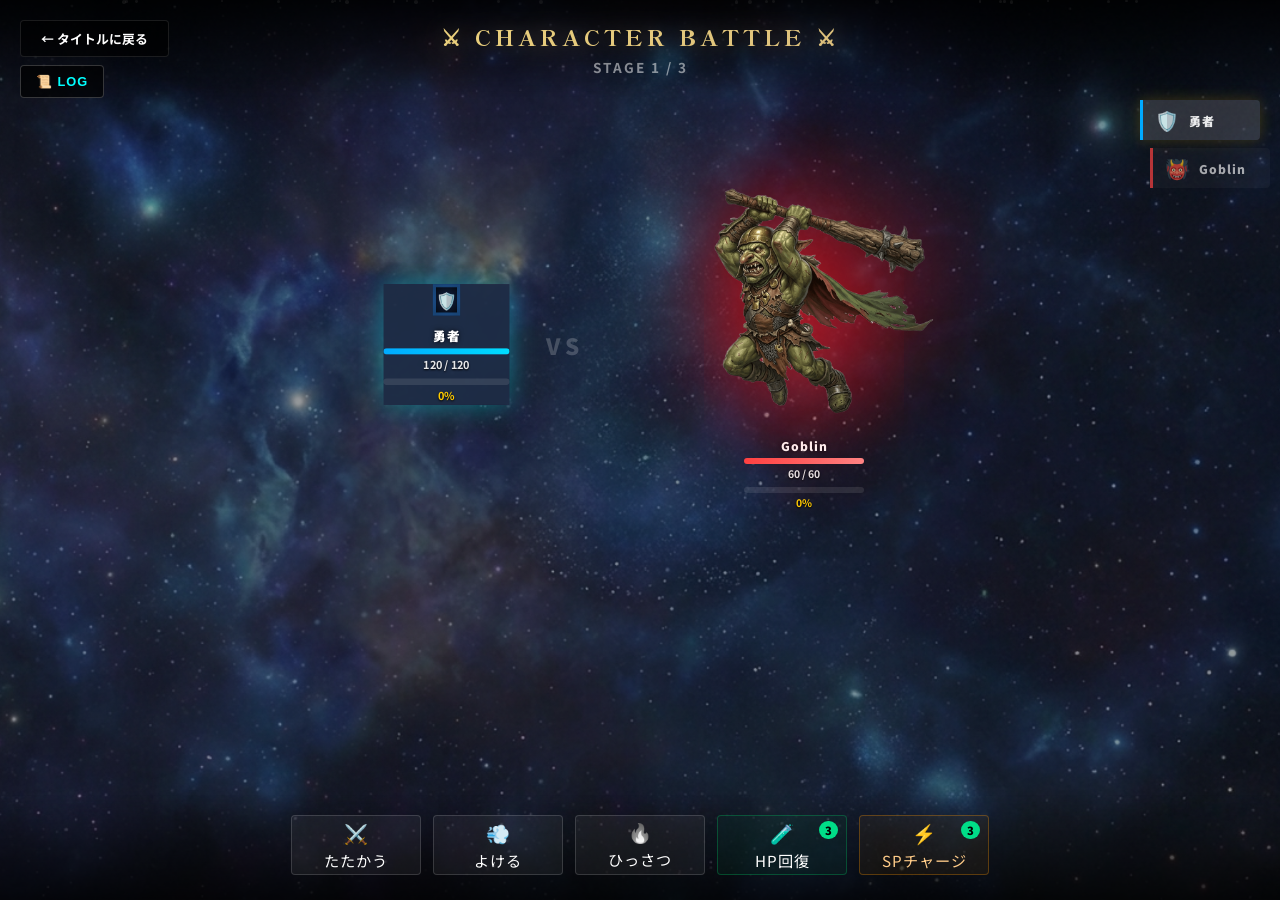
<file: game.html>
﻿<!DOCTYPE html>
<html lang="ja">

<head>
    <meta charset="UTF-8">
    <meta name="viewport" content="width=device-width, initial-scale=1.0">
    <title>RPGバトル - ガチャシミュレーター</title>
    <link
        href="https://fonts.googleapis.com/css2?family=Noto+Sans+JP:wght@400;700;900&family=Shippori+Mincho:wght@700;800&display=swap"
        rel="stylesheet">
    <link rel="stylesheet" href="game.css?v=2.0">
</head>

<body>
    <div class="bg-layer"></div>
    <div class="particles" id="particles"></div>
    <div id="battle-fx-layer"></div>
    <div class="damage-flash" id="damage-flash"></div>

    <!-- 行動順表示 -->
    <div class="turn-order-container" id="turn-order"></div>

    <a href="index.html" class="nav-back">← タイトルに戻る</a>
    <button class="log-btn" onclick="toggleLog()">📜 LOG</button>

    <!-- 直近ログ1行表示 -->
    <div class="latest-log" id="latest-log"></div>

    <div class="game-header">
        <div class="game-title">⚔ CHARACTER BATTLE ⚔</div>
        <div class="stage-info" id="stage-info">STAGE 1 / 3</div>
    </div>

    <div class="battle-area">
        <!-- 画面上部のボス専用HPバー -->
        <div id="boss-hp-container" class="boss-hp-fixed-container" style="display:none; top: 110px;">
            <div class="boss-name-top" id="boss-name-top">Cosmic King</div>
            <div class="boss-hp-bar-bg">
                <div id="boss-hp-bar-fill" class="boss-hp-bar-fill"></div>
            </div>
            <div class="boss-hp-text-top" id="boss-hp-text-top">0 / 0</div>
        </div>
        <!-- プレイヤー陣営 (左側) -->
        <div class="side-container player-side-container" id="player-party-container">
            <!-- JSでカードが生成されます -->
        </div>

        <div class="vs-badge">VS</div>

        <!-- 敵陣営 (右側) -->
        <div class="side-container enemy-side-container" id="enemy-party-container">
            <!-- JSでカードが生成されます -->
        </div>
    </div>

    <!-- コマンドエリア -->
    <div class="action-area-fixed">
        <div class="command-grid" id="command-buttons">
            <button class="command-btn" onclick="executeCommand('attack')">
                <span class="cmd-icon">⚔️</span>
                <span class="cmd-label">たたかう</span>
            </button>
            <button class="command-btn" onclick="executeCommand('evade')">
                <span class="cmd-icon">💨</span>
                <span class="cmd-label">よける</span>
            </button>
            <button class="command-btn special" id="btn-special" onclick="executeCommand('special')">
                <span class="cmd-icon">🔥</span>
                <span class="cmd-label">ひっさつ</span>
                <span class="sp-ready-glow"></span>
            </button>
            <button class="command-btn item" id="btn-item-hp" onclick="executeCommand('item-hp')">
                <span class="cmd-icon">🧪</span>
                <span class="cmd-label">HP回復</span>
                <span class="item-count" id="item-hp-count">3</span>
            </button>
            <button class="command-btn item-sp" id="btn-item-sp" onclick="executeCommand('item-sp')">
                <span class="cmd-icon">⚡</span>
                <span class="cmd-label">SPチャージ</span>
                <span class="item-count" id="item-sp-count">3</span>
            </button>
        </div>
    </div>

    <!-- ログ表示エリア (独立) -->
    <div class="battle-log-overlay" id="battle-log-overlay" onclick="toggleLog()">
        <div class="battle-log-content" id="battle-log" onclick="event.stopPropagation()">
            <!-- JSでログが追加されます -->
        </div>
    </div>

    <!-- オーバーレイ -->
    <div class="overlay" id="overlay">
        <div class="overlay-title" id="overlay-title"></div>
        <div class="overlay-sub" id="overlay-sub"></div>
        <button class="overlay-btn" id="overlay-btn" onclick="overlayAction()"></button>
    </div>

    <script>
        // === 設定・DB ===
        const CHAR_STATS = {
            5: { hp: 600, atk: 120, speed: 45, def: 40, crit: 0.20, color: '#ffcc00' },
            4: { hp: 100, atk: 15, speed: 15, def: 15, crit: 0.05, color: '#c724b1' },
            3: { hp: 50, atk: 5, speed: 5, def: 5, crit: 0.02, color: '#00a8ff' }
        };

        const ENEMY_TYPES = {
            weak: { name: 'Goblin', emoji: '💧', hp: 60, atk: 8, def: 2, speed: 2, desc: 'Goblin' },
            mid: { name: 'Golden Golem', emoji: '💂', hp: 500, atk: 60, def: 45, speed: 10, desc: 'Golden Golem' },
            boss: { name: 'Cosmic King', emoji: '🌎', hp: 1800, atk: 150, def: 60, speed: 30, desc: 'Cosmic King' },
            mid2: { name: 'ソード将軍', emoji: '⚔️', hp: 400, atk: 50, def: 30, speed: 15, desc: 'ソード将軍' }
        };

        const STAGES = [
            { enemies: ['weak'] },
            { enemies: ['mid'] },
            { enemies: ['boss', 'mid2', 'mid2'] }
        ];

        // === ゲーム状態 ===
        let currentStage = 0;
        let playerParty = [];
        let enemyParty = [];
        let turnQueue = [];
        let activeChar = null;
        let currentTarget = null;
        let isProcessing = false;
        let globalItems = { hp: 3, sp: 3 };

        // === 初期化 ===
        function init() {
            createParticles();
            setupPlayerParty();
            loadStage();
            updateItemDisplay();
        }

        function updateItemDisplay() {
            document.getElementById('item-hp-count').textContent = globalItems.hp;
            document.getElementById('item-sp-count').textContent = globalItems.sp;

            const btnHp = document.getElementById('btn-item-hp');
            const btnSp = document.getElementById('btn-item-sp');
            if (globalItems.hp <= 0) btnHp.classList.add('disabled');
            if (globalItems.sp <= 0) btnSp.classList.add('disabled');
        }

        function setupPlayerParty() {
            const PARTY_KEY = 'game_app_party';
            let savedParty = [];
            try {
                const raw = localStorage.getItem(PARTY_KEY);
                savedParty = raw ? JSON.parse(raw) : [];
                if (!Array.isArray(savedParty)) savedParty = [savedParty];
            } catch (e) { savedParty = []; }

            playerParty = savedParty.filter(d => d && typeof d === 'object').map((data, index) => {
                const stats = getCharStats(data);
                return {
                    id: `p${index}`,
                    side: 'player',
                    name: data.displayName || data.name || '冒険者',
                    icon: data.icon || '⚔️',
                    rarity: data.rarity || 3,
                    hp: stats.hp,
                    maxHp: stats.hp,
                    atk: stats.atk,
                    def: stats.def,
                    speed: stats.speed,
                    crit: stats.crit,
                    sp: 0,
                    img: data.img || "",
                    isEvading: false,
                    isExtraTurn: false
                };
            });

            if (playerParty.length === 0) {
                playerParty = [{
                    id: 'p0', side: 'player', name: '勇者', icon: '🛡️', rarity: 3,
                    hp: 120, maxHp: 120, atk: 12, def: 5, speed: 5, crit: 0.02, sp: 0, isEvading: false
                }];
            }
            renderParty('player');
        }

        function getCharStats(data) {
            const rarity = (data && data.rarity) ? data.rarity : 3;
            const stats = JSON.parse(JSON.stringify(CHAR_STATS[rarity] || CHAR_STATS[3]));
            const cname = (data && (data.displayName || data.name)) ? (data.displayName || data.name) : "";

            if (cname.includes('ドラゴン')) { stats.hp = 1000; stats.atk = 100; stats.def = 100; stats.speed = 15; stats.crit = 0.10; }
            else if (cname.includes('アルタイル')) { stats.hp = 300; stats.atk = 150; stats.def = 20; stats.speed = 75; stats.crit = 0.30; }
            else if (cname.includes('サム')) { stats.hp = 800; stats.atk = 180; stats.def = 50; stats.speed = 45; stats.crit = 0.20; }
            return stats;
        }

        function playBossIntro(onComplete) {
            const bossParty = enemyParty.find(e => e.name === 'Cosmic King');
            if (!bossParty) { onComplete(); return; }

            const bossCard = document.getElementById(`card-${bossParty.id}`);
            const bossAvatar = document.getElementById(`avatar-${bossParty.id}`);
            const fxLayer = document.getElementById('battle-fx-layer');

            // --- フェーズ1: シルエットで3歩歩いてくる (0〜3200ms) ---
            if (bossAvatar) bossAvatar.classList.add('boss-silhouette');
            if (bossCard)   bossCard.classList.add('boss-intro-walk');

            // 歩行アニメのキーフレームに合わせた足音ドスン
            [500, 1300, 2100].forEach(t => {
                setTimeout(() => {
                    document.body.classList.add('screen-quake-step');
                    setTimeout(() => document.body.classList.remove('screen-quake-step'), 450);
                }, t);
            });

            // --- フェーズ2 (3200ms): 停止して力を溜める (2000ms) ---
            setTimeout(() => {
                if (bossCard) bossCard.classList.remove('boss-intro-walk');
                if (bossAvatar) bossAvatar.classList.add('boss-charge');
            }, 3200);

            // --- フェーズ3 (5200ms): 貯め解放＋シルエット解除を同時に ---
            setTimeout(() => {
                if (bossAvatar) {
                    bossAvatar.classList.remove('boss-charge');
                    bossAvatar.classList.add('boss-reveal-aura');
                    bossAvatar.classList.add('boss-silhouette-reveal');
                    setTimeout(() => {
                        bossAvatar.classList.remove('boss-silhouette', 'boss-silhouette-reveal', 'boss-reveal-aura');
                    }, 1200);
                }

                // 青い粒子を大量に四方へ
                for (let i = 0; i < 60; i++) {
                    setTimeout(() => {
                        const p = document.createElement('div');
                        p.className = 'boss-aura-particle';
                        p.style.left = (20 + Math.random() * 60) + '%';
                        p.style.top  = (10 + Math.random() * 70) + '%';
                        const angle = Math.random() * Math.PI * 2;
                        const dist  = 80 + Math.random() * 180;
                        p.style.setProperty('--tx', Math.cos(angle) * dist + 'px');
                        p.style.setProperty('--ty', Math.sin(angle) * dist + 'px');
                        p.style.setProperty('--dur', (0.4 + Math.random() * 0.9) + 's');
                        p.style.width = p.style.height = (4 + Math.random() * 12) + 'px';
                        fxLayer.appendChild(p);
                        setTimeout(() => p.remove(), 1500);
                    }, i * 25);
                }

                // 衝撃波3連発（強め・画面震えも強く）
                for (let i = 0; i < 3; i++) {
                    setTimeout(() => {
                        const wave = document.createElement('div');
                        wave.className = 'boss-roar-wave';
                        fxLayer.appendChild(wave);
                        setTimeout(() => wave.remove(), 1200);
                        document.body.classList.add('screen-quake');
                        setTimeout(() => document.body.classList.remove('screen-quake'), 500);
                    }, i * 550);
                }

            }, 5200);

            // --- フェーズ4 (7500ms): バトル開始 ---
            setTimeout(() => {
                fxLayer.innerHTML = '';
                addLog(`<span style="color:#ff4444; font-weight:bold;">⚠ BOSS: Cosmic King が現れた！</span>`);
                // ボス名を表示
                const nameOverlay = document.getElementById('boss-name-overlay');
                if (nameOverlay) {
                    nameOverlay.style.transition = 'opacity 0.8s ease';
                    nameOverlay.style.opacity = '1';
                }
                onComplete();
            }, 7500);
        }

        function loadStage() {
            try {
                isProcessing = true; // 読み込み中は操作禁止
                stageTransitioning = false; // ステージ遷移フラグをリセット
                const stageData = STAGES[currentStage];

                // 最終ステージ（ボス戦）判定
                const enemyContainer = document.getElementById('enemy-party-container');
                if (currentStage === STAGES.length - 1) {
                    enemyContainer.classList.add('boss-layout');
                } else {
                    enemyContainer.classList.remove('boss-layout');
                }

                if (!stageData) {
                    addLog("全ステージクリア！");
                    checkWinLoss(); // 勝利画面へ
                    return;
                }

                enemyParty = stageData.enemies.map((type, index) => {
                    const base = ENEMY_TYPES[type];
                    return {
                        ...base,
                        id: `e${Date.now()}_${index}`, // IDを確実にユニークにする
                        side: 'enemy',
                        maxHp: base.hp,
                        hp: base.hp,
                        sp: 0,
                        isEvading: false,
                        statusEffects: []
                    };
                });

                document.getElementById('stage-info').textContent = `STAGE ${currentStage + 1} / ${STAGES.length}`;
                renderParty('enemy');

                // ターゲットを初期化（新しいステージの最初の敵を狙う）
                currentTarget = enemyParty.find(e => e.hp > 0) || null;
                updateTargetUI();

                addLog(`<span style="color:#ffff00; font-weight:bold;">STAGE ${currentStage + 1}: 敵が現れた！</span>`);

                // ステージ3はボス登場演出を挟む
                if (currentStage === STAGES.length - 1) {
                    playBossIntro(() => {
                        isProcessing = false;
                        startTurnCycle();
                    });
                } else {
                    setTimeout(() => {
                        isProcessing = false;
                        startTurnCycle();
                    }, 500);
                }
            } catch (e) {
                console.error("LoadStage Error:", e);
                isProcessing = false;
            }
        }

        function createParticles() {
            try {
                const container = document.getElementById('particles');
                if (!container) return;
                for (let i = 0; i < 30; i++) {
                    const p = document.createElement('div');
                    p.className = 'particle';
                    p.style.left = `${Math.random() * 100}%`;
                    p.style.animationDuration = `${5 + Math.random() * 10}s`;
                    p.style.width = p.style.height = `${2 + Math.random() * 2}px`;
                    container.appendChild(p);
                }
            } catch (e) { console.error("Particles failed", e); }
        }

        function renderParty(side) {
            const container = document.getElementById(side === 'player' ? 'player-party-container' : 'enemy-party-container');
            if (!container) return;
            container.innerHTML = '';
            const party = side === 'player' ? playerParty : enemyParty;

            party.forEach((char, index) => {
                const card = document.createElement('div');
                card.id = `card-${char.id}`;
                card.className = `char-card ${side}-side`;

                // 立ち絵表示判定
                const isTachie = (side === 'enemy' || char.rarity === 5);
                if (isTachie) card.classList.add('tachie-mode');

                // 特殊配置・サイズ設定
                if (char.name === 'Cosmic King') {
                    card.classList.add('boss-large');
                    card.style.zIndex = "1";
                }
                if (char.name === 'ソード将軍') {
                    card.classList.add('enemy-small');
                    card.style.zIndex = "10"; // 手前に表示
                }

                if (char.hp <= 0) card.classList.add('defeated');

                let avatarContent = char.icon || '❓';
                if (isTachie) {
                    const simpleName = char.name.replace(/【.+?】/, '').trim();
                    let fileName = simpleName;
                    if (char.name.includes('ドラゴン')) fileName = 'ホーリードラゴン';
                    avatarContent = `<img src="image/クエスト/${fileName}立ち絵.png" style="width:100%; height:100%; object-fit:contain;">`;
                } else if (char.img) {
                    avatarContent = `<img src="${char.img}" style="width:100%; height:100%; object-fit:contain;">`;
                }

                let avatarClass = `char-avatar ${side}-avatar`;
                if (char.name.includes('アルタイル')) avatarClass += ' avatar-altair';
                if (char.name.includes('サム')) avatarClass += ' avatar-sam';

                card.innerHTML = `
                    <div class="${avatarClass}" id="avatar-${char.id}">${avatarContent}</div>
                    <div class="status-minimal">
                        <div class="char-name-small">${char.name}</div>
                        <div class="hp-bar-container-mini">
                            <div class="hp-bar-fill-mini ${side}-hp" id="hp-bar-${char.id}" style="width:${(char.hp / char.maxHp) * 100}%"></div>
                        </div>
                        <div class="status-text-mini" id="hp-text-${char.id}">${char.hp} / ${char.maxHp}</div>
                        
                        <div class="sp-bar-container-mini">
                            <div class="sp-bar-fill-mini ${side}-sp" id="sp-bar-${char.id}" style="width:${char.sp}%"></div>
                        </div>
                        <div class="status-text-mini sp" id="sp-text-${char.id}">${char.sp}%</div>
                    </div>
                `;

                // innerHTML設定後にボス名オーバーレイを追加（最初は非表示）
                if (char.name === 'Cosmic King') {
                    const nameOverlay = document.createElement('div');
                    nameOverlay.className = 'boss-name-overlay';
                    nameOverlay.id = 'boss-name-overlay';
                    nameOverlay.textContent = char.name;
                    nameOverlay.style.opacity = '0';
                    card.appendChild(nameOverlay);
                }

                if (side === 'enemy' && char.hp > 0) {
                    card.onclick = () => {
                        currentTarget = char;
                        updateTargetUI();
                    };
                }

                container.appendChild(card);
            });
        }

        function updateStatusAll() {
            [...playerParty, ...enemyParty].forEach(char => {
                const hpBar = document.getElementById(`hp-bar-${char.id}`);
                const spBar = document.getElementById(`sp-bar-${char.id}`);
                if (hpBar) hpBar.style.width = `${(char.hp / char.maxHp) * 100}%`;
                if (spBar) spBar.style.width = `${char.sp}%`;

                const card = document.getElementById(`card-${char.id}`);
                if (char.hp <= 0 && card) {
                    card.classList.add('defeated');
                    card.style.opacity = '0';
                    card.style.pointerEvents = 'none';
                }
            });

            // ボスHPバーの更新
            const boss = enemyParty.find(e => e.name === 'Cosmic King');
            const bossContainer = document.getElementById('boss-hp-container');
            if (boss && boss.hp > 0) {
                bossContainer.style.display = 'block';
                document.getElementById('boss-hp-bar-fill').style.width = `${(boss.hp / boss.maxHp) * 100}%`;
                document.getElementById('boss-hp-text-top').textContent = `${boss.hp} / ${boss.maxHp}`;
            } else {
                bossContainer.style.display = 'none';
            }
        }

        function updateTargetUI() {
            document.querySelectorAll('.enemy-side').forEach(c => c.classList.remove('targeted'));
            if (currentTarget && currentTarget.hp > 0) {
                document.getElementById(`card-${currentTarget.id}`)?.classList.add('targeted');
            } else {
                currentTarget = enemyParty.find(e => e.hp > 0) || null;
                if (currentTarget) document.getElementById(`card-${currentTarget.id}`)?.classList.add('targeted');
            }
        }

        // --- ターン制御 ---
        async function startTurnCycle() {
            if (isProcessing || stageTransitioning) return;
            activeChar = null; // 新しいサイクルのために現在行動者をリセット

            // 速度順に全キャラを並べる
            const allChars = [...playerParty, ...enemyParty].filter(c => c.hp > 0);
            allChars.sort((a, b) => b.speed - a.speed);
            turnQueue = allChars;
            updateTurnOrderUI();

            nextTurn();
        }

        async function nextTurn() {
            // 遷移中または勝敗確定なら止める
            if (stageTransitioning) return;
            if (enemyParty.every(e => e.hp <= 0) || playerParty.every(p => p.hp <= 0)) {
                checkWinLoss();
                return;
            }

            if (turnQueue.length === 0) {
                isProcessing = false;
                startTurnCycle();
                return;
            }

            activeChar = turnQueue.shift();
            if (activeChar.hp <= 0) { nextTurn(); return; }

            // --- 状態異常ダメージ処理 (やけどなど) ---
            if (activeChar.statusEffects && activeChar.statusEffects.includes('burn')) {
                const dot = Math.floor(activeChar.maxHp * 0.1);
                activeChar.hp = Math.max(0, activeChar.hp - dot);
                addLog(`<span style="color:#ff6600;">BURN! ${activeChar.name}は「やけど」で ${dot} のダメージ！</span>`);
                showDamageEffect(activeChar.id, dot);
                updateStatusAll();
                await wait(600);
                if (checkWinLoss()) return;
            }

            updateTurnOrderUI();

            // アクティブキャラを強調
            document.querySelectorAll('.char-card').forEach(c => c.classList.remove('active-turn'));
            document.getElementById(`card-${activeChar.id}`)?.classList.add('active-turn');

            if (activeChar.side === 'player') {
                isProcessing = false;
                disableCommands(false);
                updateCommandUI();
                addLog(`<b>${activeChar.name}</b>の番です。`);
            } else {
                disableCommands(true);
                await wait(800);
                enemyAction(activeChar);
            }
        }

        function updateTurnOrderUI() {
            const container = document.getElementById('turn-order');
            container.innerHTML = '';

            // 現在の行動者と、次に控えているキャラを結合して表示
            const displayQueue = activeChar ? [activeChar, ...turnQueue] : turnQueue;

            displayQueue.slice(0, 5).forEach((char, i) => {
                const item = document.createElement('div');
                item.className = 'turn-order-item' + (i === 0 ? ' active' : '');
                item.innerHTML = `<span class="turn-icon">${char.icon || '👹'}</span><span class="turn-name">${char.name}</span>`;
                container.appendChild(item);
            });
        }

        // --- アクション ---
        async function performAttackAnimation(attacker, target) {
            const attackerEl = document.getElementById(`card-${attacker.id}`);
            const targetEl = document.getElementById(`card-${target.id}`);
            if (!attackerEl || !targetEl) return;

            const name = attacker.name;
            const attackerRect = attackerEl.getBoundingClientRect();
            const targetRect = targetEl.getBoundingClientRect();

            if (name.includes('アルタイル')) {
                // アルタイル攻撃.png が敵に飛んでいき敵が炎に包まれる
                // 手の位置から出すため、少し上(centerY - 80px)から発射
                await shootProjectile('image/クエスト/アルタイル攻撃.png', attackerRect, targetRect, -20);
                targetEl.classList.add('fire-hit');
                setTimeout(() => targetEl.classList.remove('fire-hit'), 800);
                await wait(400);
            }
            else if (name.includes('サム')) {
                attackerEl.classList.add('acting-priority');
                // サムが敵へ飛んでいきぶつかった瞬間に「サム攻撃.png」が発生
                const deltaX = targetRect.left - attackerRect.left;
                const deltaY = targetRect.top - attackerRect.top;
                attackerEl.classList.add('dash-anim');
                attackerEl.style.transform = `translate(${deltaX}px, ${deltaY}px)`;
                await wait(300);
                showImpactEffect(targetEl, 'image/クエスト/サム攻撃.png');
                attackerEl.style.transform = '';
                await wait(200);
                attackerEl.classList.remove('dash-anim');
                attackerEl.classList.remove('acting-priority');
            }
            else if (name.includes('ドラゴン')) {
                // 「ホーリードラゴン攻撃.png」を敵に飛ばす
                await shootProjectile('image/クエスト/ホーリードラゴン攻撃.png', attackerRect, targetRect);
            }
            else {
                // 通常攻撃
                attackerEl.style.transform = attacker.side === 'player' ? 'translateX(30px)' : 'translateX(-30px)';
                await wait(150);
                attackerEl.style.transform = '';
                await wait(100);
            }
        }

        async function shootProjectile(src, fromRect, toRect, offsetY = 0) {
            const img = document.createElement('img');
            img.src = src;
            img.className = 'projectile';
            img.style.left = `${fromRect.left + fromRect.width / 2}px`;
            img.style.top = `${fromRect.top + fromRect.height / 2 + offsetY}px`;
            document.body.appendChild(img);

            await wait(50);
            img.style.left = `${toRect.left + toRect.width / 2}px`;
            img.style.top = `${toRect.top + toRect.height / 2}px`;
            img.style.transform = 'translate(-50%, -50%) scale(1.5) rotate(720deg)';

            await wait(500);
            img.remove();
        }

        function showImpactEffect(parentEl, src) {
            const img = document.createElement('img');
            img.src = src;
            img.className = 'impact-effect';
            parentEl.appendChild(img);
            setTimeout(() => img.remove(), 600);
        }

        async function executeCommand(type) {
            if (isProcessing || !activeChar || activeChar.side !== 'player') return;

            // 必殺技のSP不足チェックを厳格化
            if (type === 'special' && activeChar.sp < 100) {
                addLog(`<span style="color:#ff8888;">SPが足りません！</span>`);
                return;
            }

            isProcessing = true;
            disableCommands(true);
            try {

                let logMsg = "";
                let damage = 0;

                if (type === 'attack') {
                    // アニメーション再生
                    await performAttackAnimation(activeChar, currentTarget);

                    damage = calculateDamage(activeChar.atk, activeChar.crit, currentTarget.def);
                    logMsg = `${activeChar.name}の攻撃！ ${currentTarget.name}に ${damage}のダメージ！`;
                    applyDamage(currentTarget, damage);
                    activeChar.sp = Math.min(100, activeChar.sp + 20);
                    showDamageEffect(currentTarget.id, damage);

                    if (logMsg) addLog(logMsg);
                    updateStatusAll();
                    await wait(400);
                    if (checkWinLoss()) return;
                    logMsg = "";
                }
                else if (type === 'evade') {
                    activeChar.isEvading = true;
                    logMsg = `${activeChar.name}は身構えた！`;
                    activeChar.sp = Math.min(100, activeChar.sp + 10);
                }
                else if (type === 'special') {
                    const name = activeChar.name;
                    const fxLayer = document.getElementById('battle-fx-layer');

                    // --- カットイン演出 ---
                    const cutinOverlay = document.createElement('div');
                    cutinOverlay.className = 'ultimate-cutin-overlay';
                    const cutinImg = document.createElement('img');
                    cutinImg.className = 'ultimate-cutin-img';
                    let specialImg = activeChar.img || "";
                    if (name.includes('サム'))       specialImg = 'image/ガチャ/「【星の狩人】サム2」星5.png';
                    else if (name.includes('アルタイル')) specialImg = 'image/ガチャ/「【銀河の妖狐】アルタイル2」.png';
                    cutinImg.src = specialImg;
                    const flash = document.createElement('div');
                    flash.className = 'ultimate-bg-flash';
                    cutinOverlay.appendChild(flash);
                    cutinOverlay.appendChild(cutinImg);
                    document.body.appendChild(cutinOverlay);
                    await wait(1800); // カットイン表示
                    cutinOverlay.remove();
                    fxLayer.innerHTML = '';
                    fxLayer.className = '';

                    // ===== アルタイル =====
                    if (name.includes('アルタイル')) {
                        logMsg = `究極奥義！【恒星の獄炎】！ 敵全体を永劫の炎が焼き尽くす！`;
                        addLog(logMsg); logMsg = "";

                        // アルタイル攻撃.pngを敵全体に大量に飛ばす
                        const aliveEnemies = enemyParty.filter(e => e.hp > 0);
                        const projectileCount = aliveEnemies.length * 5;
                        const attackerEl2 = document.getElementById(`card-${activeChar.id}`);
                        const fromRect = attackerEl2?.getBoundingClientRect();
                        for (let i = 0; i < projectileCount; i++) {
                            await wait(120);
                            const target = aliveEnemies[i % aliveEnemies.length];
                            const toEl = document.getElementById(`card-${target.id}`);
                            if (!fromRect || !toEl) continue;
                            const toRect = toEl.getBoundingClientRect();
                            const proj = document.createElement('img');
                            proj.src = 'image/クエスト/アルタイル攻撃.png';
                            proj.className = 'projectile';
                            proj.style.left = `${fromRect.left + fromRect.width / 2}px`;
                            proj.style.top  = `${fromRect.top  + fromRect.height / 2 - 20}px`;
                            document.body.appendChild(proj);
                            setTimeout(() => {
                                proj.style.left = `${toRect.left + toRect.width / 2}px`;
                                proj.style.top  = `${toRect.top  + toRect.height / 2}px`;
                                proj.style.transform = 'translate(-50%,-50%) scale(1.5) rotate(720deg)';
                            }, 50);
                            setTimeout(() => proj.remove(), 600);
                        }
                        await wait(400);

                        // 敵全体を赤く燃え上がらせる
                        aliveEnemies.forEach(e => {
                            const el = document.getElementById(`card-${e.id}`);
                            if (el) { el.classList.add('fire-hit-ultimate'); setTimeout(() => el.classList.remove('fire-hit-ultimate'), 1200); }
                        });
                        await wait(800);

                        // ダメージ
                        aliveEnemies.forEach(e => {
                            if (!e.statusEffects) e.statusEffects = [];
                            if (!e.statusEffects.includes('burn')) e.statusEffects.push('burn');
                            const dmg = Math.floor(activeChar.atk * 0.5);
                            applyDamage(e, dmg);
                            showDamageEffect(e.id, dmg, true);
                        });

                    // ===== サム =====
                    } else if (name.includes('サム')) {
                        logMsg = `究極奥義！【神域の矢】！ ${activeChar.name}が敵を殲滅する！`;
                        addLog(logMsg); logMsg = "";

                        const samEl = document.getElementById(`avatar-${activeChar.id}`);
                        const samCard = document.getElementById(`card-${activeChar.id}`);
                        const enemyContainer = document.getElementById('enemy-party-container');
                        const eRect = enemyContainer?.getBoundingClientRect();
                        const samRect = samCard?.getBoundingClientRect();

                        // --- 1. サム本体が空へ高速上昇して消える ---
                        if (samEl) {
                            samEl.style.transition = 'transform 0.35s ease-in, opacity 0.35s ease-in';
                            samEl.style.transform = 'translateY(-200vh) scale(0.1)';
                            samEl.style.opacity = '0';
                        }
                        await wait(400);

                        // --- 2. 画面上部にサムのクローンを生成して敵へ超高速落下 ---
                        const samClone = document.createElement('img');
                        // サムの画像を取得
                        const samImgEl = samEl?.querySelector('img');
                        samClone.src = samImgEl?.src || 'image/ガチャ/「【星の狩人】サム2」星5.png';
                        samClone.className = 'sam-dive-clone';
                        const targetX = eRect ? eRect.left + eRect.width / 2 : window.innerWidth * 0.7;
                        samClone.style.left = targetX + 'px';
                        samClone.style.top = '-200px';
                        // 黄金炎オーラ
                        samClone.style.filter = 'drop-shadow(0 0 20px #ffd700) drop-shadow(0 0 40px #ff6600) brightness(1.8)';
                        document.body.appendChild(samClone);

                        // 少し待ってから超高速で落下
                        await wait(150);
                        const fallDist = (eRect ? eRect.top + eRect.height / 2 : window.innerHeight * 0.5) + 200;
                        samClone.style.transition = 'transform 0.18s cubic-bezier(0.8, 0, 1, 1), filter 0.18s';
                        samClone.style.transform = `translateY(${fallDist}px) scale(2.5)`;
                        samClone.style.filter = 'drop-shadow(0 0 60px #fff) drop-shadow(0 0 100px #ffd700) brightness(5)';
                        await wait(200);
                        samClone.remove();

                        // --- 3. 着弾：画面を覆う大爆発 ---
                        // 白フラッシュ
                        const bigFlash = document.createElement('div');
                        bigFlash.className = 'sam-big-flash';
                        document.body.appendChild(bigFlash);

                        // 爆発コア（複数層）
                        for (let i = 0; i < 4; i++) {
                            const exp = document.createElement('div');
                            exp.className = 'sam-explosion-core';
                            exp.style.left = `${targetX + (Math.random()-0.5)*80}px`;
                            exp.style.top  = `${(eRect?.top ?? window.innerHeight*0.5) + eRect?.height/2 + (Math.random()-0.5)*60}px`;
                            exp.style.animationDelay = `${i * 80}ms`;
                            exp.style.setProperty('--exp-color', i % 2 === 0 ? '#ffd700' : '#ff4400');
                            document.body.appendChild(exp);
                            setTimeout(() => exp.remove(), 1200);
                        }

                        // 衝撃波リング
                        for (let i = 0; i < 3; i++) {
                            setTimeout(() => {
                                const ring = document.createElement('div');
                                ring.className = 'sam-shockwave-ring';
                                ring.style.left = targetX + 'px';
                                ring.style.top  = `${(eRect?.top ?? window.innerHeight*0.5) + (eRect?.height ?? 100)/2}px`;
                                document.body.appendChild(ring);
                                setTimeout(() => ring.remove(), 800);
                            }, i * 150);
                        }

                        // 画面震え（強烈）
                        document.body.classList.add('screen-quake');
                        setTimeout(() => {
                            document.body.classList.remove('screen-quake');
                            document.body.classList.add('screen-quake');
                            setTimeout(() => document.body.classList.remove('screen-quake'), 500);
                        }, 300);

                        await wait(1200);
                        bigFlash.remove();

                        // サムを元に戻す
                        if (samEl) {
                            samEl.style.transition = 'none';
                            samEl.style.transform = '';
                            samEl.style.opacity = '1';
                        }

                        // ダメージ
                        enemyParty.filter(e => e.hp > 0).forEach(e => {
                            applyDamage(e, e.maxHp);
                            showDamageEffect(e.id, e.maxHp, true);
                        });

                    // ===== ホーリードラゴン =====
                    } else if (name.includes('ドラゴン')) {
                        logMsg = `究極奥義！【聖竜の息吹】！ 隕石が降り注ぐ！`;
                        addLog(logMsg); logMsg = "";

                        const aliveE = enemyParty.filter(e => e.hp > 0);
                        // 隕石を敵に向かって順番に落とす
                        for (let i = 0; i < 12; i++) {
                            await wait(180);
                            const target = aliveE[i % aliveE.length];
                            const toEl = document.getElementById(`card-${target.id}`);
                            if (!toEl) continue;
                            const toR = toEl.getBoundingClientRect();
                            const meteor = document.createElement('img');
                            meteor.src = `image/ガチャ/隕石${i % 2 === 0 ? '' : '2'}.png`;
                            meteor.className = 'meteor-fall';
                            const startX = toR.left + toR.width / 2 + (Math.random() - 0.5) * 120;
                            const startY = -120;
                            const fallDist = toR.top + toR.height / 2 - startY;
                            meteor.style.left = startX + 'px';
                            meteor.style.top  = startY + 'px';
                            meteor.style.setProperty('--fall-y', fallDist + 'px');
                            document.body.appendChild(meteor);
                            // 着弾時に炎エフェクト
                            setTimeout(() => {
                                toEl.classList.add('fire-hit');
                                setTimeout(() => toEl.classList.remove('fire-hit'), 500);
                                meteor.remove();
                            }, 500);
                        }
                        await wait(600);

                        // ショックウェーブ
                        const shockwave = document.createElement('div');
                        shockwave.className = 'dragon-shockwave';
                        fxLayer.appendChild(shockwave);
                        document.body.classList.add('screen-quake');
                        setTimeout(() => document.body.classList.remove('screen-quake'), 600);
                        await wait(800);

                        // ダメージ
                        aliveE.forEach(e => {
                            const dmg = Math.floor(e.maxHp * 0.5);
                            applyDamage(e, dmg);
                            showDamageEffect(e.id, dmg, true);
                        });

                    // ===== その他 =====
                    } else {
                        damage = calculateDamage(activeChar.atk * 3.0, 1.0, currentTarget.def);
                        logMsg = `必殺技！ ${activeChar.name}の極大攻撃！ ${currentTarget.name}に ${damage}のダメージ！`;
                        applyDamage(currentTarget, damage);
                        showDamageEffect(currentTarget.id, damage, true);
                    }

                    await wait(600);
                    fxLayer.innerHTML = '';
                    fxLayer.className = '';
                    activeChar.sp = 0;
                    logMsg = "";
                }
                else if (type.startsWith('item')) {
                    const itemType = type === 'item-hp' ? 'hp' : 'sp';
                    if (globalItems[itemType] <= 0) {
                        addLog("<span style='color:#ff8888;'>アイテムが足りません！</span>");
                        isProcessing = false;
                        disableCommands(false);
                        return;
                    }

                    if (type === 'item-hp') {
                        const heal = Math.floor(activeChar.maxHp * 0.5);
                        const hpBefore = activeChar.hp;
                        activeChar.hp = Math.min(activeChar.maxHp, activeChar.hp + heal);
                        const actualHeal = activeChar.hp - hpBefore;
                        logMsg = `回復薬を使用！ ${activeChar.name}のHPが回復！`;
                        globalItems.hp--;
                        showHealEffect(activeChar.id, actualHeal);
                    } else {
                        activeChar.sp = Math.min(100, activeChar.sp + 40);
                        logMsg = `SPチャージを使用！ ${activeChar.name}のSPが増加！`;
                        globalItems.sp--;
                    }
                    updateItemDisplay();
                }

                if (logMsg) addLog(logMsg);
                updateStatusAll();

                // 敵全滅チェック：即座に次のステージへ
                if (enemyParty.every(e => e.hp <= 0)) {
                    isProcessing = true;
                    checkWinLoss();
                    return;
                }

                await wait(600);

                // wait後も再チェック（やけどなどで遅延全滅した場合）
                if (enemyParty.every(e => e.hp <= 0)) {
                    isProcessing = true;
                    checkWinLoss();
                    return;
                }

                // 追加行動判定（敵が残っている場合のみ）
                if (activeChar.speed >= 30 && Math.random() < 0.20 && !activeChar.isExtraTurn) {
                    addLog(`<span style="color:#00ffff; font-weight:900;">SPEED BOOSTER! ${activeChar.name}の連続行動！</span>`);
                    // キャラの頭上にBOOST!!表示
                    const avatar = document.getElementById(`avatar-${activeChar.id}`);
                    if (avatar) {
                        const boost = document.createElement('div');
                        boost.className = 'boost-label';
                        boost.textContent = 'BOOST!!';
                        avatar.appendChild(boost);
                        setTimeout(() => boost.remove(), 1200);
                    }
                    activeChar.isExtraTurn = true;
                    isProcessing = false;
                    disableCommands(false);
                    return;
                }
                activeChar.isExtraTurn = false;
                nextTurn();
            } catch (err) {
                console.error("Command Error:", err);
                isProcessing = false;
                disableCommands(false);
            }
        }

        async function enemyAction(enemy) {
            // ランダムな味方を狙う
            const alivePlayers = playerParty.filter(p => p.hp > 0);
            if (alivePlayers.length === 0) return;
            const target = alivePlayers[Math.floor(Math.random() * alivePlayers.length)];

            addLog(`${enemy.name}の攻撃！`);

            // 敵が揺れる演出
            const enemyCard = document.getElementById(`card-${enemy.id}`);
            if (enemyCard) {
                enemyCard.classList.add('enemy-attack-shake');
                setTimeout(() => enemyCard.classList.remove('enemy-attack-shake'), 600);
            }

            await wait(500);

            const evadeRate = target.speed >= 30 ? 0.70 : 0.50;
            if (target.isEvading && Math.random() < evadeRate) {
                addLog(`<span style="color:#00ffcc;">MISS! ${target.name}は回避した！</span>`);
                showMissEffect(target.id);
                target.isEvading = false;
                if (target.speed >= 30 && Math.random() < 0.30) {
                    addLog(`<span style="color:#00ffff;">COUNTER! 追加行動！</span>`);
                    turnQueue.unshift(target); // 次の番へ
                }
            } else {
                const damage = calculateDamage(enemy.atk, 0.05, target.def);
                target.hp = Math.max(0, target.hp - damage);
                target.sp = Math.min(100, target.sp + 15);
                addLog(`${target.name}は ${damage}のダメージを受けた！`);
                showDamageEffect(target.id, damage, damage > (enemy.atk - target.def) * 1.4);
                target.isEvading = false;
            }

            updateStatusAll();
            await wait(1000);
            if (checkWinLoss()) return;
            nextTurn();
        }

        // --- ユーティリティ ---
        function calculateDamage(atk, crit, def) {
            const v = 0.9 + Math.random() * 0.2;
            let d = (atk * v) - def;
            if (Math.random() < crit) {
                d = (atk * 1.5 * v) - def;
                addLog(`<span style="color:#ffcc00; font-style:italic;">CRITICAL!!</span>`);
            }
            return Math.max(1, Math.floor(d));
        }

        function applyDamage(target, dmg) {
            target.hp = Math.max(0, target.hp - dmg);

            // 即座にHPバーへ反映
            updateStatusAll();

            if (target.hp <= 0) {
                const el = document.getElementById(`card-${target.id}`);
                if (el) {
                    el.classList.add('defeated');
                    // ボス（Cosmic King）は撃破演出で消すので即消しない
                    if (target.name !== 'Cosmic King') {
                        el.style.opacity = '0';
                    }
                    el.style.pointerEvents = 'none';
                }
                addLog(`${target.name}を撃破！`);

                // ターゲットが倒れた場合、自動で次を探す
                if (currentTarget === target) {
                    currentTarget = enemyParty.find(e => e.hp > 0) || null;
                    updateTargetUI();
                }
            }
        }

        function updateStatusAll() {
            [...playerParty, ...enemyParty].forEach(c => {
                const hpBar = document.getElementById(`hp-bar-${c.id}`);
                const hpText = document.getElementById(`hp-text-${c.id}`);
                const spBar = document.getElementById(`sp-bar-${c.id}`);
                const spText = document.getElementById(`sp-text-${c.id}`);
                if (hpBar) hpBar.style.width = `${(c.hp / c.maxHp) * 100}%`;
                if (hpText) hpText.textContent = `${c.hp} / ${c.maxHp}`;
                if (spBar) spBar.style.width = `${c.sp}%`;
                if (spText) spText.textContent = `${c.sp}%`;
            });
        }

        let stageTransitioning = false; // 二重実行防止フラグ

        function checkWinLoss() {
            if (enemyParty.every(e => e.hp <= 0)) {
                if (stageTransitioning) return true; // 処理済み
                stageTransitioning = true;
                currentStage++;
                isProcessing = true;
                disableCommands(true);
                turnQueue = [];
                if (currentStage >= STAGES.length) {
                    // ボス撃破演出を挟んでから勝利画面
                    playBossDefeatOutro(() => {
                        showOverlay('Congratulations🎉🎉🎉', 'おめでとう！宇宙の帝王を倒した！<br>しかし、戦いはまだ終わっていなかった．．．', 'タイトルへ戻る', 'victory');
                    });
                } else {
                    addLog(`敵を全滅させた！ 次の戦いへ...`);
                    isProcessing = true;
                    disableCommands(true);
                    setTimeout(() => { stageTransitioning = false; loadStage(); }, 400);
                }
                return true;
            }
            if (playerParty.every(p => p.hp <= 0)) {
                showOverlay('DEFEAT', 'パーティが全滅した...', 'リトライ', 'defeat');
                return true;
            }
            return false;
        }

        async function playBossDefeatOutro(onComplete) {
            const boss = enemyParty.find(e => e.name === 'Cosmic King');
            const bossCard = boss ? document.getElementById(`card-${boss.id}`) : null;
            const bossAvatar = boss ? document.getElementById(`avatar-${boss.id}`) : null;

            // --- 1. コマンドエリアにセリフを1文字ずつ表示 ---
            const cmdGrid = document.getElementById('command-buttons');
            if (cmdGrid) cmdGrid.style.display = 'none';

            const speechArea = document.createElement('div');
            speechArea.className = 'boss-defeat-speech-area';
            const actionArea = document.querySelector('.action-area-fixed');
            if (actionArea) actionArea.appendChild(speechArea);

            const lines = [
                'ぐおおおおおお．．．私の負けだ．．．',
                '<span class="boss-speech-red">だが、これで終わりだと思うなよ．．．！！</span>'
            ];
            for (const line of lines) {
                speechArea.innerHTML = '';
                // HTMLタグを含む文字列を1文字ずつ表示（タグは一括挿入）
                const parts = line.split(/(<[^>]+>)/);
                let built = '';
                for (const part of parts) {
                    if (part.startsWith('<')) {
                        built += part;
                        speechArea.innerHTML = built;
                    } else {
                        for (const ch of part) {
                            await wait(130);
                            built += ch;
                            speechArea.innerHTML = built;
                        }
                    }
                }
                await wait(900);
            }
            speechArea.remove();
            if (cmdGrid) cmdGrid.style.display = '';

            // --- 2. 画面を2回フラッシュ ---
            for (let i = 0; i < 2; i++) {
                const fl = document.createElement('div');
                fl.className = 'boss-defeat-flash';
                document.body.appendChild(fl);
                await wait(350);
                fl.remove();
                await wait(150);
            }

            // --- 3. ボスが震えながらシルエット化 ---
            if (bossAvatar) {
                bossAvatar.classList.add('boss-defeat-shake');
                await wait(600);
                bossAvatar.classList.add('boss-defeat-silhouette');
                await wait(900);
                bossAvatar.classList.remove('boss-defeat-shake');
            }

            // --- 4. 上から塵になって消える ---
            if (bossAvatar) {
                bossAvatar.classList.add('boss-defeat-crumble');
                const bossRect = bossCard?.getBoundingClientRect();
                for (let i = 0; i < 40; i++) {
                    setTimeout(() => {
                        const dust = document.createElement('div');
                        dust.className = 'boss-dust-particle';
                        const bx = bossRect ? bossRect.left + Math.random() * bossRect.width : window.innerWidth * 0.7;
                        const by = bossRect ? bossRect.top + Math.random() * bossRect.height * 0.6 : window.innerHeight * 0.3;
                        dust.style.left = bx + 'px';
                        dust.style.top  = by + 'px';
                        dust.style.width = dust.style.height = (3 + Math.random() * 8) + 'px';
                        dust.style.animationDuration = (0.8 + Math.random() * 1.2) + 's';
                        dust.style.setProperty('--dx', (Math.random() * 2 - 1).toFixed(2));
                        document.body.appendChild(dust);
                        setTimeout(() => dust.remove(), 2000);
                    }, i * 40);
                }
                await wait(1800);
            }

            onComplete();
        }

        function updateCommandUI() {
            const specBtn = document.getElementById('btn-special');
            if (activeChar && activeChar.sp >= 100) {
                specBtn.classList.remove('disabled');
                specBtn.classList.add('ready');
            } else {
                specBtn.classList.add('disabled');
                specBtn.classList.remove('ready');
            }
        }

        function disableCommands(disabled) {
            document.querySelectorAll('.command-btn').forEach(b => {
                b.style.pointerEvents = disabled ? 'none' : 'auto';
                b.style.opacity = disabled ? '0.6' : '1';
            });
        }

        function showDamageEffect(id, dmg, isCrit = false) {
            const avatar = document.getElementById(`avatar-${id}`);
            if (!avatar) return;
            avatar.classList.remove('shake', 'hit-effect');
            void avatar.offsetWidth;
            avatar.classList.add('shake');
            if (isCrit) avatar.classList.add('hit-effect');

            const p = document.createElement('div');
            p.className = 'damage-popup';
            p.textContent = `-${dmg}`;
            avatar.appendChild(p);

            const hit = document.createElement('div');
            hit.className = 'hit-label';
            hit.textContent = 'HIT!';
            avatar.appendChild(hit);

            setTimeout(() => { p.remove(); hit.remove(); }, 1000);
        }

        function showMissEffect(id) {
            const avatar = document.getElementById(`avatar-${id}`);
            if (!avatar) return;
            const miss = document.createElement('div');
            miss.className = 'miss-label';
            miss.textContent = 'MISS...';
            avatar.appendChild(miss);
            setTimeout(() => miss.remove(), 1000);
        }

        function showHealEffect(id, amount) {
            const card = document.getElementById(`card-${id}`);
            const avatar = document.getElementById(`avatar-${id}`);
            const anchor = card || avatar;
            if (!anchor) return;
            const el = document.createElement('div');
            el.className = 'heal-label';
            el.textContent = `+${amount}`;
            anchor.appendChild(el);
            setTimeout(() => el.remove(), 1000);
        }

        function gameOver() {
            showOverlay('DEFEAT', `負けてしまった...<br>ガチャで強いキャラクターを手に入れて再挑戦しよう！`, 'リトライ', 'defeat');
        }

        function showOverlay(title, sub, btnText, type) {
            const overlay = document.getElementById('overlay');
            const titleEl = document.getElementById('overlay-title');
            const subEl = document.getElementById('overlay-sub');
            const btnEl = document.getElementById('overlay-btn');

            titleEl.textContent = title;
            titleEl.className = `overlay-title ${type}`;
            subEl.innerHTML = sub.replace(/\n/g, '<br>');
            btnEl.textContent = btnText;
            overlay.classList.add('show');
        }

        function overlayAction() {
            const btnText = document.getElementById('overlay-btn').textContent;
            if (btnText.includes('タイトルへ')) {
                location.href = 'index.html';
                return;
            }
            location.reload(); // リトライなどの場合はリロード
        }

        function toggleLog() {
            const overlay = document.getElementById('battle-log-overlay');
            overlay.classList.toggle('show');
        }

        function addLog(msg) {
            const log = document.getElementById('battle-log');
            if (!log) return;
            const entry = document.createElement('div');
            entry.innerHTML = msg;
            log.appendChild(entry);
            log.scrollTop = log.scrollHeight;

            // 直近1行を常時表示エリアにも反映
            const latest = document.getElementById('latest-log');
            if (latest) {
                latest.innerHTML = msg;
                latest.classList.remove('latest-log-anim');
                void latest.offsetWidth;
                latest.classList.add('latest-log-anim');
            }
        }

        function wait(ms) { return new Promise(resolve => setTimeout(resolve, ms)); }

        init();
    </script>
</body>

</html>
</file>
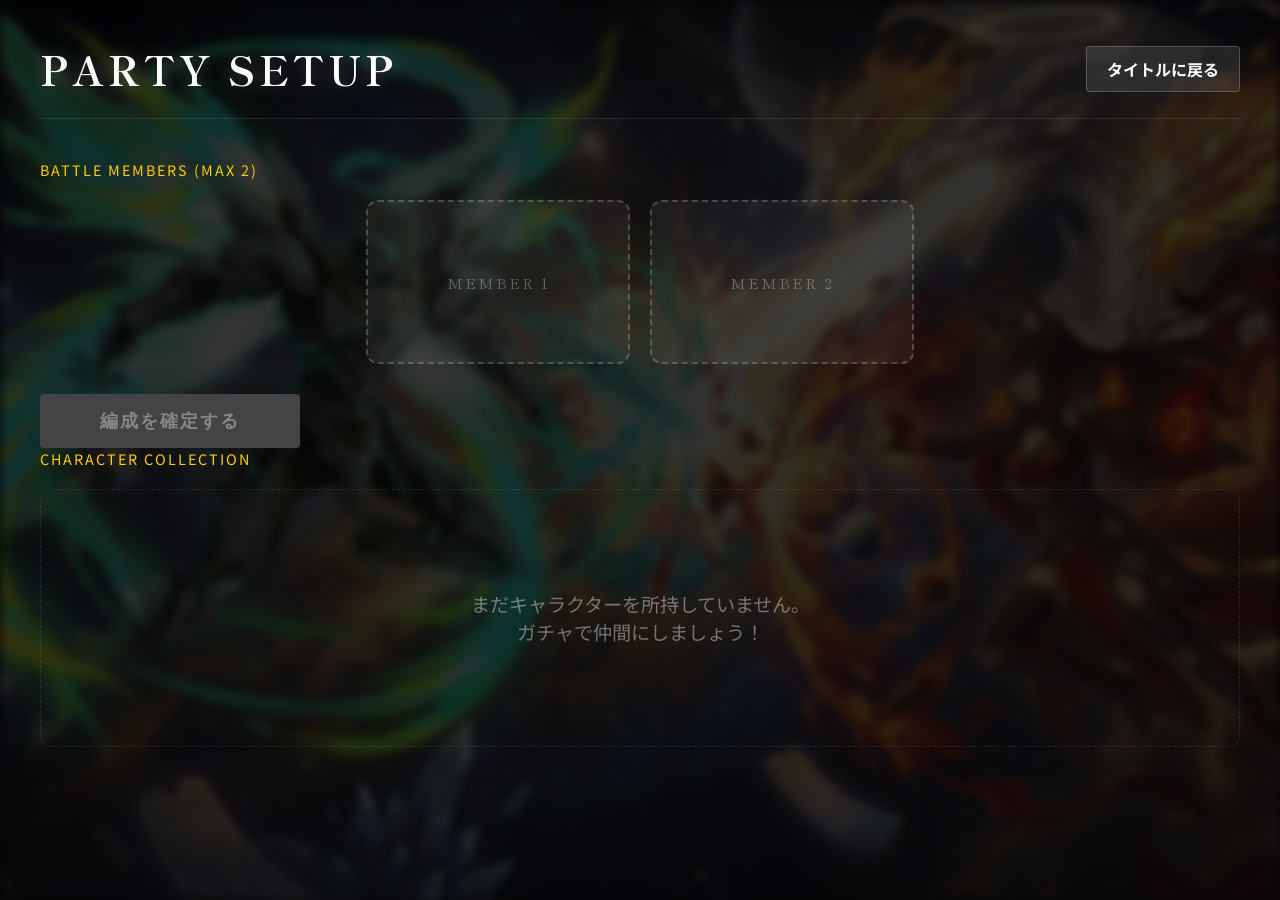
<file: party.html>
<!DOCTYPE html>
<html lang="ja">

<head>
    <meta charset="UTF-8">
    <meta name="viewport" content="width=device-width, initial-scale=1.0">
    <title>パーティ編成 - STAR STRIKER</title>
    <link
        href="https://fonts.googleapis.com/css2?family=Noto+Sans+JP:wght@400;700;900&family=Shippori+Mincho:wght@700;800&display=swap"
        rel="stylesheet">
    <style>
        :root {
            --hsr-gold: #ffcc00;
            --hsr-blue: #00aaff;
            --rarity-5: #ffcc00;
            --rarity-4: #c724b1;
            --rarity-3: #00a8ff;
        }

        body {
            margin: 0;
            padding: 0;
            background: #050508;
            color: #fff;
            font-family: 'Noto Sans JP', sans-serif;
            min-height: 100vh;
            overflow-x: hidden;
        }

        .bg-container {
            position: fixed;
            inset: 0;
            z-index: -1;
            background-image: linear-gradient(rgba(0, 0, 0, 0.8), rgba(0, 0, 0, 0.8)), url('image/タイトル画像.png');
            background-size: cover;
            background-position: center;
            filter: blur(5px);
        }

        .container {
            max-width: 1200px;
            margin: 0 auto;
            padding: 40px 20px;
        }

        header {
            display: flex;
            justify-content: space-between;
            align-items: center;
            margin-bottom: 40px;
            border-bottom: 1px solid rgba(255, 255, 255, 0.1);
            padding-bottom: 20px;
        }

        h1 {
            font-family: 'Shippori Mincho', serif;
            font-size: 2.5rem;
            margin: 0;
            letter-spacing: 4px;
            text-shadow: 0 0 20px rgba(255, 255, 255, 0.3);
        }

        .nav-back {
            color: #fff;
            text-decoration: none;
            padding: 10px 20px;
            background: rgba(255, 255, 255, 0.1);
            border-radius: 4px;
            transition: 0.3s;
            font-weight: bold;
            border: 1px solid rgba(255, 255, 255, 0.2);
        }

        .nav-back:hover {
            background: rgba(255, 255, 255, 0.2);
            border-color: var(--hsr-gold);
        }

        /* --- 編成エリア --- */
        .party-setup {
            background: rgba(255, 255, 255, 0.03);
            border-radius: 12px;
            padding: 30px;
            margin-bottom: 50px;
            border: 1px solid rgba(255, 255, 255, 0.05);
            display: flex;
            flex-direction: column;
            align-items: center;
        }

        .section-title {
            font-size: 0.9rem;
            color: var(--hsr-gold);
            letter-spacing: 2px;
            margin-bottom: 20px;
            text-transform: uppercase;
        }

        .selected-character {
            width: 280px;
            height: 380px;
            background: rgba(255, 255, 255, 0.05);
            border: 2px dashed rgba(255, 255, 255, 0.2);
            border-radius: 12px;
            display: flex;
            flex-direction: column;
            align-items: center;
            justify-content: flex-end;
            /* 下に寄せる */
            position: relative;
            transition: 0.4s cubic-bezier(0.175, 0.885, 0.32, 1.275);
            overflow: hidden;
            padding-bottom: 20px;
        }

        /* --- 2人編成用スロット --- */
        .selected-party-container {
            display: flex;
            justify-content: center;
            gap: 20px;
            margin-top: 20px;
        }

        .selected-character-slot {
            width: 260px;
            height: 160px;
            background: rgba(255, 255, 255, 0.05);
            border: 2px dashed rgba(255, 255, 255, 0.2);
            border-radius: 12px;
            display: flex;
            flex-direction: column;
            align-items: center;
            justify-content: center;
            position: relative;
            overflow: hidden;
            transition: all 0.3s;
            cursor: pointer;
        }

        .selected-character-slot.active {
            border: 2px solid #00ffcc;
            background: rgba(0, 255, 204, 0.05);
        }

        .slot-empty-text {
            font-family: 'Shippori Mincho', serif;
            font-size: 0.9rem;
            color: rgba(255, 255, 255, 0.3);
            letter-spacing: 2px;
        }

        .preview-img {
            max-height: 120px;
            object-fit: contain;
            z-index: 2;
        }

        .preview-info {
            position: absolute;
            bottom: 0;
            width: 100%;
            background: linear-gradient(transparent, rgba(0,0,0,0.8));
            padding: 8px;
            z-index: 3;
            text-align: center;
        }

        .preview-name {
            font-size: 0.9rem;
            font-weight: bold;
        }

        .preview-rarity {
            font-size: 0.7rem;
            color: var(--hsr-gold);
        }

        /* --- キャラクターリスト --- */
        .char-list-grid {
            display: grid;
            grid-template-columns: repeat(auto-fill, minmax(140px, 1fr));
            gap: 20px;
        }

        .char-card {
            background: rgba(255, 255, 255, 0.05);
            border-radius: 6px;
            height: 180px;
            display: flex;
            flex-direction: column;
            align-items: center;
            justify-content: flex-end;
            cursor: pointer;
            transition: 0.3s;
            border: 1px solid rgba(255, 255, 255, 0.1);
            position: relative;
            overflow: hidden;
            padding-bottom: 10px;
        }

        .char-card-img {
            position: absolute;
            top: 10px;
            height: 60%;
            object-fit: contain;
            transition: 0.3s;
        }

        .char-card:hover .char-card-img {
            transform: scale(1.1);
        }

        .char-card:hover {
            transform: translateY(-5px);
            background: rgba(255, 255, 255, 0.1);
            border-color: rgba(255, 255, 255, 0.3);
        }

        .char-card.active {
            border-color: var(--hsr-gold);
            background: rgba(255, 204, 0, 0.1);
        }

        .char-card.active::after {
            content: 'SELECTED';
            position: absolute;
            top: 5px;
            right: 5px;
            font-size: 0.6rem;
            background: var(--hsr-gold);
            color: #000;
            padding: 2px 6px;
            font-weight: 900;
            border-radius: 2px;
        }

        .char-icon {
            font-size: 3rem;
            margin-bottom: 10px;
            display: block;
        }

        .char-name {
            font-size: 0.85rem;
            font-weight: 700;
            line-height: 1.2;
            height: 2.4em;
            overflow: hidden;
        }

        .rarity-stars {
            color: var(--hsr-gold);
            font-size: 0.7rem;
            margin-top: 5px;
        }

        .empty-msg {
            grid-column: 1 / -1;
            text-align: center;
            padding: 100px 0;
            color: rgba(255, 255, 255, 0.4);
            font-size: 1.2rem;
            border: 1px dashed rgba(255, 255, 255, 0.1);
            border-radius: 12px;
        }

        .save-btn {
            margin-top: 30px;
            padding: 15px 60px;
            background: var(--hsr-gold);
            color: #000;
            border: none;
            border-radius: 4px;
            font-weight: 900;
            font-size: 1.1rem;
            cursor: pointer;
            transition: 0.3s;
            letter-spacing: 2px;
        }

        .save-btn:hover {
            transform: scale(1.05);
            box-shadow: 0 0 30px rgba(255, 204, 0, 0.4);
        }

        .save-btn:disabled {
            background: #444;
            color: #888;
            cursor: not-allowed;
            transform: none;
            box-shadow: none;
        }
    </style>
</head>

<body>

    <div class="bg-container"></div>

    <div class="container">
        <header>
            <h1>PARTY SETUP</h1>
            <a href="index.html" class="nav-back">タイトルに戻る</a>
        </header>

        <div class="selected-section">
            <div class="section-title">Battle Members (Max 2)</div>
            <div class="selected-party-container" id="party-preview-container">
                <div class="selected-character-slot" id="slot-0" onclick="deselectSlot(0)">
                    <div class="slot-empty-text">MEMBER 1</div>
                </div>
                <div class="selected-character-slot" id="slot-1" onclick="deselectSlot(1)">
                    <div class="slot-empty-text">MEMBER 2</div>
                </div>
            </div>
            <button id="save-btn" class="save-btn" disabled onclick="saveParty()">編成を確定する</button>
        </div>

        <div class="section-title">Character Collection</div>
        <div class="char-list-grid" id="char-list"></div>
    </div>

    <script>
        const CHAR_DB = [
            { name: "【銀河の妖狐】アルタイル", rarity: 5, icon: "🦊", img: "「【銀河の妖狐】アルタイル」星5.png", bg: "image/ガチャ/アルタイル背景.png" },
            { name: "【星の狩人】サム", rarity: 5, icon: "🏹", img: "「【星の狩人】サム2」星5.png" },
            { name: "【ホワイトホール】ホーリードラゴン", rarity: 5, icon: "🐉", img: "「【ホワイトホール】ホーリードラゴン」星5.png" },
            { name: "ソード将軍", rarity: 4, icon: "⚔️", img: "「ソード将軍」星4.png" },
            { name: "ゴールドゴーレム", rarity: 4, icon: "🧱", img: "「ゴールドゴーレム」星4.png" },
            { name: "聖ユニコーン", rarity: 4, icon: "🦄", img: "「聖ユニコーン」星4.png" },
            { name: "口裂け女", rarity: 4, icon: "👄", img: "「口裂け女」星4.png" },
            { name: "ドラゴンベビー", rarity: 4, icon: "🐲", img: "「ドラゴンベビー」星4.png" },
            { name: "モブ兵士A", rarity: 3, icon: "💂", img: "「モブ兵士A」星3.png" },
            { name: "モブ兵士B", rarity: 3, icon: "💂", img: "「モブ兵士B」星3.png" },
            { name: "狼男", rarity: 3, icon: "🐺", img: "「狼男」星3.png" },
            { name: "河童", rarity: 3, icon: "🐢", img: "「河童」星3.png" },
            { name: "ミノタウロス", rarity: 3, icon: "🐂", img: "「ミノタウロス」星3.png" },
            { name: "セイレーン", rarity: 3, icon: "🧜", img: "「セイレーン」星3.png" },
            { name: "ゴブリン", rarity: 3, icon: "👺", img: "「ゴブリン」星3.png" }
        ];

        const OBTAINED_KEY = 'game_app_obtained_chars';
        const PARTY_KEY = 'game_app_party';

        let selectedParty = [null, null];

        function init() {
            const saved = JSON.parse(localStorage.getItem(PARTY_KEY) || '[]');
            if (Array.isArray(saved)) {
                selectedParty = [saved[0] || null, saved[1] || null];
            }
            updatePreview();
            renderCollection();
        }

        function renderCollection() {
            const obtained = JSON.parse(localStorage.getItem(OBTAINED_KEY) || '[]');
            const listContainer = document.getElementById('char-list');
            listContainer.innerHTML = '';

            if (obtained.length === 0) {
                listContainer.innerHTML = '<div class="empty-msg">まだキャラクターを所持していません。<br>ガチャで仲間にしましょう！</div>';
                return;
            }

            const uniqueObtained = [...new Set(obtained)];
            const myChars = CHAR_DB.filter(dbChar => uniqueObtained.some(o => o.includes(dbChar.name)));

            if (myChars.length > 0) {
                myChars.forEach(char => {
                    const fullName = `「${char.name}」星${char.rarity}`;
                    const imgPath = `image/ガチャ/${char.img}`;
                    renderCard({ ...char, fullName: fullName, displayName: char.name, img: imgPath });
                });
            } else {
                uniqueObtained.forEach(name => {
                    const cleanName = name.split('」')[0].replace('「', '');
                    const rarity = name.includes('星5') ? 5 : (name.includes('星4') ? 4 : 3);
                    let icon = '👤';
                    const imgPath = `image/ガチャ/${name}.png`;
                    if (name.includes('アルタイル')) icon = '🦊';
                    const charData = { name: name, fullName: name, displayName: cleanName, rarity: rarity, icon: icon, img: imgPath };
                    if (name.includes('アルタイル')) charData.bg = "image/ガチャ/アルタイル背景.png";
                    renderCard(charData);
                });
            }
        }

        function renderCard(char) {
            const listContainer = document.getElementById('char-list');
            const card = document.createElement('div');
            card.className = 'char-card';
            const isSelected = selectedParty.some(p => p && p.name === char.name);
            if (isSelected) {
                card.classList.add('selected');
                card.innerHTML += `<div class="selected-badge">選択中</div>`;
            }
            if (char.bg) {
                card.style.backgroundImage = `linear-gradient(rgba(0,0,0,0.5), rgba(0,0,0,0.7)), url('${char.bg}')`;
                card.style.backgroundSize = "cover";
                card.style.backgroundPosition = "center";
            }
            let visual = `<span class="char-icon">${char.icon}</span>`;
            if (char.img) visual = `<img src="${char.img}" class="char-card-img" alt="${char.displayName}">`;
            card.innerHTML += `
                ${visual}
                <div class="char-name" style="position:relative; z-index:2;">${char.displayName}</div>
                <div class="rarity-stars" style="position:relative; z-index:2;">${'★'.repeat(char.rarity)}</div>
            `;
            card.onclick = () => selectCharacter(char);
            listContainer.appendChild(card);
        }

        function selectCharacter(char) {
            // 既に編成にいるかチェック
            const existingIndex = selectedParty.findIndex(p => p && p.name === char.name);
            if (existingIndex !== -1) {
                selectedParty[existingIndex] = null; // 解除
            } else {
                // 空きスロットを探す
                const emptyIndex = selectedParty.indexOf(null);
                if (emptyIndex !== -1) {
                    selectedParty[emptyIndex] = char;
                } else {
                    // 空きがない場合は1枠目を入れ替え
                    selectedParty[0] = char;
                }
            }
            updatePreview();
            renderCollection();
        }

        function deselectSlot(index) {
            selectedParty[index] = null;
            updatePreview();
            renderCollection();
        }

        function updatePreview() {
            selectedParty.forEach((char, index) => {
                const slot = document.getElementById(`slot-${index}`);
                if (!slot) return;
                
                if (!char) {
                    slot.innerHTML = `<div class="slot-empty-text">MEMBER ${index + 1}</div>`;
                    slot.className = 'selected-character-slot';
                    slot.style.backgroundImage = 'none';
                    return;
                }

                slot.className = 'selected-character-slot active';
                if (char.bg) {
                    slot.style.backgroundImage = `linear-gradient(rgba(0,0,0,0.3), rgba(0,0,0,0.5)), url('${char.bg}')`;
                    slot.style.backgroundSize = "cover";
                    slot.style.backgroundPosition = "center";
                } else {
                    slot.style.backgroundImage = 'none';
                }

                let visual = `<div class="char-preview-icon">${char.icon}</div>`;
                if (char.img) {
                    visual = `<img src="${char.img}" class="preview-img" style="height:140px; object-fit:contain; filter:drop-shadow(0 0 10px rgba(0,0,0,0.5));">`;
                }

                slot.innerHTML = `
                    ${visual}
                    <div class="preview-info">
                        <div class="preview-name">${char.displayName}</div>
                        <div class="preview-rarity">${'★'.repeat(char.rarity)}</div>
                    </div>
                `;
            });

            document.getElementById('save-btn').disabled = !selectedParty.some(p => p !== null);
        }

        function saveParty() {
            const finalParty = selectedParty.filter(p => p !== null);
            localStorage.setItem(PARTY_KEY, JSON.stringify(finalParty));
            const btn = document.getElementById('save-btn');
            btn.textContent = "保存しました！";
            btn.style.background = "#00ffcc";
            btn.style.color = "#000";
            setTimeout(() => {
                btn.textContent = "編成を確定する";
                btn.style.background = "";
                btn.style.color = "";
            }, 2000);
        }

        init();
    </script>
</body>

</html>
</file>
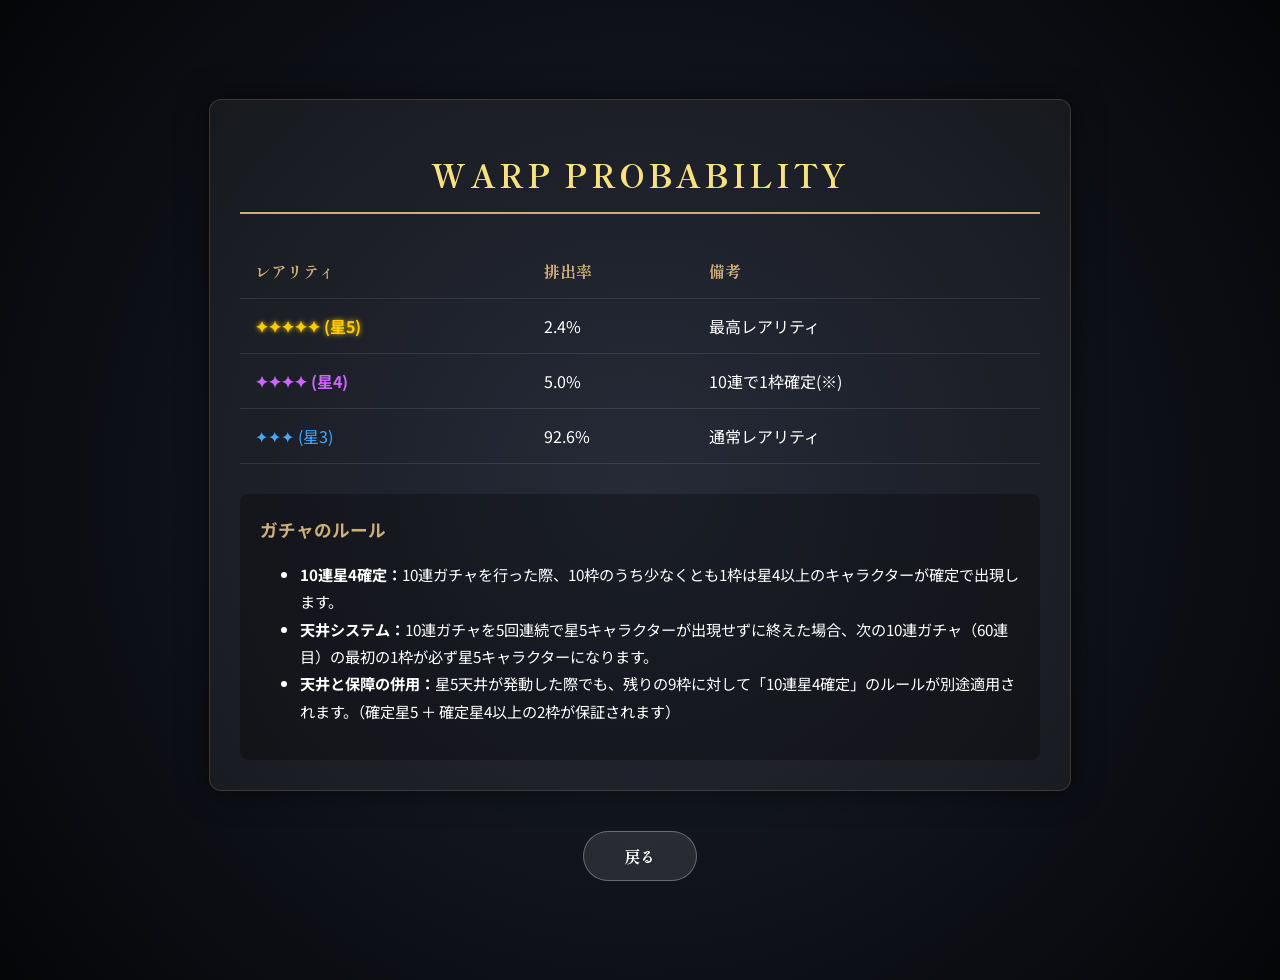
<file: probability.html>
<!DOCTYPE html>
<html lang="ja">

<head>
    <meta charset="UTF-8">
    <meta name="viewport" content="width=device-width, initial-scale=1.0">
    <title>排出確率 - ガチャシミュレーター</title>
    <link rel="preconnect" href="https://fonts.googleapis.com">
    <link rel="preconnect" href="https://fonts.gstatic.com" crossorigin>
    <link
        href="https://fonts.googleapis.com/css2?family=Noto+Sans+JP:wght@400;700&family=Shippori+Mincho:wght@700;800&display=swap"
        rel="stylesheet">
    <link rel="stylesheet" href="style.css?v=1.5">
    <link rel="stylesheet" href="probability.css?v=1.0">
</head>

<body>

    <div class="container">
        <h1>WARP PROBABILITY</h1>

        <table class="rate-table">
            <thead>
                <tr>
                    <th>レアリティ</th>
                    <th>排出率</th>
                    <th>備考</th>
                </tr>
            </thead>
            <tbody>
                <tr>
                    <td class="rarity-5">✦✦✦✦✦ (星5)</td>
                    <td>2.4%</td>
                    <td>最高レアリティ</td>
                </tr>
                <tr>
                    <td class="rarity-4">✦✦✦✦ (星4)</td>
                    <td>5.0%</td>
                    <td>10連で1枠確定(※)</td>
                </tr>
                <tr>
                    <td class="rarity-3">✦✦✦ (星3)</td>
                    <td>92.6%</td>
                    <td>通常レアリティ</td>
                </tr>
            </tbody>
        </table>

        <div class="rules">
            <h2>ガチャのルール</h2>
            <ul>
                <li><strong>10連星4確定：</strong>10連ガチャを行った際、10枠のうち少なくとも1枠は星4以上のキャラクターが確定で出現します。</li>
                <li><strong>天井システム：</strong>10連ガチャを5回連続で星5キャラクターが出現せずに終えた場合、次の10連ガチャ（60連目）の最初の1枠が必ず星5キャラクターになります。</li>
                <li><strong>天井と保障の併用：</strong>星5天井が発動した際でも、残りの9枠に対して「10連星4確定」のルールが別途適用されます。（確定星5 ＋ 確定星4以上の2枠が保証されます）
                </li>
            </ul>
        </div>
    </div>

    <a href="gacha.html" class="btn-back">戻る</a>

</body>

</html>
</file>
<file: game.css>
/* =========================================================
   RPG Battle Specific Styles
   ========================================================= */

* {
    margin: 0;
    padding: 0;
    box-sizing: border-box;
}

:root {
    --hsr-gold-bright: #f9e27d;
    --hsr-gold-mid: #ceae7b;
    --hsr-glow: rgba(206, 174, 123, 0.4);
    --rarity-5: #ffcc00;
    --rarity-4: #c724b1;
    --rarity-3: #00a8ff;
}

body {
    font-family: 'Noto Sans JP', sans-serif;
    background: #050508;
    color: #fff;
    min-height: 100vh;
    overflow: hidden;
    user-select: none;
}

.bg-layer {
    position: fixed;
    inset: 0;
    background-image: linear-gradient(rgba(0, 0, 0, 0.4), rgba(0, 0, 0, 0.4)), url('image/クエスト/戦闘背景.png');
    background-size: cover;
    background-position: center;
    z-index: -1;
}

.particles {
    position: fixed;
    inset: 0;
    pointer-events: none;
    z-index: -1;
}

.particle {
    position: absolute;
    width: 2px;
    height: 2px;
    background: rgba(255, 255, 255, 0.3);
    border-radius: 50%;
    animation: float-particle linear infinite;
}

@keyframes float-particle {
    0% {
        transform: translateY(100vh) scale(0);
        opacity: 0;
    }

    10% {
        opacity: 1;
    }

    100% {
        transform: translateY(-10vh) scale(1);
        opacity: 0;
    }
}

/* === ヘッダー === */
.game-header {
    text-align: center;
    padding: 20px;
    background: linear-gradient(to bottom, rgba(0, 0, 0, 0.8), transparent);
}

.game-title {
    font-family: 'Shippori Mincho', serif;
    font-size: 1.4rem;
    font-weight: 800;
    letter-spacing: 4px;
    background: linear-gradient(135deg, var(--hsr-gold-bright), var(--hsr-gold-mid));
    -webkit-background-clip: text;
    -webkit-text-fill-color: transparent;
    filter: drop-shadow(0 0 10px var(--hsr-glow));
}

.stage-info {
    font-size: 0.85rem;
    color: rgba(255, 255, 255, 0.5);
    margin-top: 5px;
    font-weight: bold;
    letter-spacing: 2px;
}

/* === バトルエリア（中央配置） === */
.battle-area {
    display: flex;
    flex-direction: row;
    justify-content: center;
    align-items: center;
    min-height: 380px;
    height: 55vh;
    padding: 0 20px;
    position: relative;
    z-index: 50;
    margin-top: 0px;
    /* 上にあげる */
}

/* --- 陣営コンテナ --- */
.side-container {
    display: flex;
    pointer-events: auto;
    position: relative;
}

.player-side-container {
    flex-direction: row-reverse;
    /* 手前から奥へ並べる */
    align-items: flex-end;
    gap: 40px;
    width: auto;
    padding-right: 50px;
}

.enemy-side-container {
    flex-direction: column;
    /* 通常ステージは縦並び */
    align-items: flex-end;
    gap: 20px;
    width: 320px;
    height: auto;
}

/* 最終ステージ専用：絶対配置レイアウト */
.enemy-side-container.boss-layout {
    flex-direction: row;
    width: 600px;
    height: 100%;
    position: relative;
}

/* --- キャラクターカード（枠なしレイアウト） --- */
.char-card {
    display: flex;
    flex-direction: column;
    align-items: center;
    position: relative;
    transition: all 0.3s ease;
    gap: 10px;
}

/* 立ち絵モード：完全に枠を消す */
.char-card.tachie-mode {
    background: transparent;
    border: none;
    box-shadow: none;
    backdrop-filter: none;
    padding: 0;
}

.char-card.active-turn {
    border-color: #00ffff;
    box-shadow: 0 0 25px rgba(0, 255, 255, 0.4);
    transform: scale(1.05) translateX(10px);
    background: rgba(30, 45, 70, 0.95);
}

/* 選択中・ターゲットエフェクト */
.char-card.active-turn .char-avatar img {
    filter: drop-shadow(0 0 25px rgba(0, 255, 255, 0.9));
    transform: scale(calc(var(--base-scale, 1) * 1.1));
    /* ベースサイズを維持しつつ少し拡大 */
}

.char-card.active-turn.tachie-mode {
    background: radial-gradient(circle at center, rgba(0, 255, 255, 0.1), transparent 70%);
}

/* ステータス表示（キャラの下に配置） */
.status-minimal {
    display: flex;
    flex-direction: column;
    align-items: center;
    gap: 4px;
    width: 120px;
    pointer-events: none;
}

.char-name-small {
    font-size: 0.75rem;
    font-weight: 900;
    color: #fff;
    text-shadow: 0 0 5px rgba(0, 0, 0, 0.8);
    letter-spacing: 1px;
}

.hp-bar-container-mini,
.sp-bar-container-mini {
    width: 100%;
    height: 6px;
    background: rgba(255, 255, 255, 0.1);
    border-radius: 3px;
    overflow: hidden;
}

.hp-bar-fill-mini { height: 100%; transition: width 0.3s ease; }
.sp-bar-fill-mini { height: 100%; transition: width 0.3s ease; }

.hp-bar-fill-mini.player-hp {
    background: linear-gradient(90deg, #00aaff, #00ddff);
    box-shadow: 0 0 6px rgba(0, 170, 255, 0.5);
}

.hp-bar-fill-mini.enemy-hp {
    background: linear-gradient(90deg, #ff4444, #ff8888);
    box-shadow: 0 0 6px rgba(255, 68, 68, 0.5);
}

.sp-bar-fill-mini.player-sp {
    background: linear-gradient(90deg, #ff8800, #ffcc00);
    box-shadow: 0 0 6px rgba(255, 136, 0, 0.5);
}

.sp-bar-fill-mini.enemy-sp {
    background: linear-gradient(90deg, #8800ff, #cc00ff);
    box-shadow: 0 0 6px rgba(136, 0, 255, 0.5);
}

.status-text-mini {
    font-size: 0.65rem;
    color: rgba(255, 255, 255, 0.9);
    font-weight: bold;
    text-shadow: 0 1px 2px #000;
    margin-top: -2px;
    margin-bottom: 2px;
}
.status-text-mini.sp {
    color: #ffcc00;
}

.char-avatar {
    position: relative;
    display: flex;
    align-items: center;
    justify-content: center;
}

/* 立ち絵モード：アバター枠自体も透明にし、サイズを拡大 */
.tachie-mode .char-avatar {
    width: 200px;
    /* さらに大型化 */
    height: 250px;
    background: transparent;
    border: none;
    overflow: visible;
    /* 全身が見えるように */
}

.tachie-mode .char-avatar img {
    --base-scale: 2.2;
    /* デフォルトサイズ（敵キャラ含む） */
    transform: scale(var(--base-scale));
}

/* 立ち絵モード：ターゲット時のエフェクト */
.char-card.tachie-mode.targeted {
    background: radial-gradient(circle at center, rgba(255, 0, 0, 0.15), transparent 70%);
}

.char-card.targeted .char-avatar img {
    filter: drop-shadow(0 0 25px rgba(255, 0, 0, 0.9));
}

/* 特定キャラのズーム調整 */
.avatar-altair img {
    --base-scale: 2.4;
    transform: scale(var(--base-scale)) translateY(5%);
}

.avatar-sam img {
    --base-scale: 2.2;
    transform: scale(var(--base-scale));
}

.enemy-avatar {
    background: radial-gradient(circle, #441111 0%, #110505 100%);
    border: 3px solid rgba(255, 50, 50, 0.4);
}

.player-avatar {
    background: radial-gradient(circle, #112244 0%, #050a14 100%);
    border: 3px solid rgba(50, 150, 255, 0.4);
}

/* --- 特殊サイズ・配置：最終ステージ演出 --- */
.boss-layout .char-card.boss-large {
    position: absolute;
    right: 0;
    bottom: 20px;
    z-index: 1;
}

.boss-layout .char-card.boss-large .char-avatar {
    width: 350px;
    height: 400px;
}

.boss-layout .char-card.boss-large .char-avatar img {
    transform: scale(2.0);
    /* 少し小さく */
    filter: drop-shadow(0 0 30px rgba(255, 0, 0, 0.3));
}

/* ボスは足元のゲージを隠す（上部に表示するため） */
.char-card.boss-large .status-minimal {
    display: none;
}

/* ボス名：立ち絵の上部に重ねて表示 */
.boss-name-overlay {
    position: absolute;
    top: 8px;
    left: 50%;
    transform: translateX(-50%);
    z-index: 20;
    font-family: 'Shippori Mincho', serif;
    font-size: 1.1rem;
    font-weight: 800;
    color: #fff;
    letter-spacing: 3px;
    white-space: nowrap;
    text-shadow: 0 0 10px rgba(255, 0, 0, 0.8), 2px 2px 0 #000, -2px -2px 0 #000, 2px -2px 0 #000, -2px 2px 0 #000;
    pointer-events: none;
}

.boss-layout .char-card.enemy-small {
    position: absolute;
    bottom: 0px;
    z-index: 10;
}

/* 2体の護衛をボスの手前に配置 */
.enemy-side-container.boss-layout .char-card.enemy-small:nth-of-type(2) {
    left: 80px;
    bottom: -20px;
}

.enemy-side-container.boss-layout .char-card.enemy-small:nth-of-type(3) {
    left: 240px;
    bottom: -10px;
}

.boss-layout .char-card.enemy-small .char-avatar {
    width: 120px;
    height: 140px;
}

/* --- 画面上部固定ボスHPバー --- */
.boss-hp-fixed-container {
    position: fixed;
    top: 60px;
    left: 50%;
    transform: translateX(-50%);
    width: 600px;
    z-index: 100;
    display: flex;
    flex-direction: column;
    align-items: center;
    animation: boss-entry 1s ease-out;
}

.boss-name-top {
    font-size: 1.2rem;
    font-weight: 900;
    color: #ff4444;
    text-shadow: 0 0 10px rgba(255, 0, 0, 0.5);
    margin-bottom: 8px;
    letter-spacing: 4px;
}

.boss-hp-bar-bg {
    width: 100%;
    height: 12px;
    background: rgba(0, 0, 0, 0.5);
    border: 1px solid rgba(255, 255, 255, 0.2);
    border-radius: 6px;
    overflow: hidden;
    box-shadow: 0 0 20px rgba(0, 0, 0, 0.5);
}

.boss-hp-bar-fill {
    height: 100%;
    background: linear-gradient(90deg, #ff0000, #ff6666);
    width: 100%;
    transition: width 0.5s ease-out;
}

.boss-hp-text-top {
    font-size: 0.8rem;
    color: #fff;
    margin-top: 5px;
    font-weight: bold;
}

@keyframes boss-entry {
    from {
        transform: translate(-50%, -50px);
        opacity: 0;
    }

    to {
        transform: translate(-50%, 0);
        opacity: 1;
    }
}

/* --- ステータスコンテナ --- */
.status-container {
    flex: 1;
    width: 100%;
    background: rgba(0, 0, 0, 0.6);
    padding: 12px;
    border-radius: 8px;
    border: 1px solid rgba(255, 255, 255, 0.1);
    display: flex;
    flex-direction: column;
    gap: 10px;
}

.player-stats {
    font-size: 0.75rem;
    color: rgba(255, 255, 255, 0.6);
    background: rgba(0, 0, 0, 0.4);
    padding: 3px 12px;
    border-radius: 10px;
    margin-top: 5px;
}

/* --- HPバー --- */
.hp-bar-container {
    width: 100%;
}

.hp-label,
.sp-label {
    display: flex;
    justify-content: space-between;
    font-size: 0.7rem;
    margin-bottom: 4px;
    font-weight: 900;
    color: rgba(255, 255, 255, 0.9);
    letter-spacing: 1px;
}

.hp-bar-bg,
.sp-bar-bg {
    width: 100%;
    height: 8px;
    background: rgba(255, 255, 255, 0.05);
    border-radius: 4px;
    overflow: hidden;
    border: 1px solid rgba(255, 255, 255, 0.1);
}

.hp-bar-fill {
    height: 100%;
    transition: width 0.6s cubic-bezier(0.2, 0.8, 0.3, 1);
}

.hp-bar-fill.player-hp {
    background: linear-gradient(90deg, #00aaff, #00ddff);
    box-shadow: 0 0 10px rgba(0, 170, 255, 0.5);
}

.hp-bar-fill.enemy-hp {
    background: linear-gradient(90deg, #ff4444, #ff8888);
    box-shadow: 0 0 10px rgba(255, 68, 68, 0.5);
}

/* --- 必殺ゲージ（SP） --- */
.sp-bar-container {
    width: 100%;
}

.sp-bar-fill {
    height: 100%;
    width: 0%;
    background: linear-gradient(90deg, #ff8800, #ffcc00);
    box-shadow: 0 0 10px rgba(255, 136, 0, 0.5);
    transition: width 0.4s ease-out;
}

.sp-bar-fill.enemy-sp {
    background: linear-gradient(90deg, #8800ff, #cc00ff);
    box-shadow: 0 0 10px rgba(136, 0, 255, 0.5);
}

/* --- VSバッジ --- */
.vs-badge {
    font-size: 1.4rem;
    /* 縮小 */
    font-weight: 900;
    color: rgba(255, 255, 255, 0.2);
    letter-spacing: 5px;
    margin: -5px 0;
}

/* --- 固定コマンドエリア --- */
.action-area-fixed {
    position: fixed;
    bottom: -15px;
    /* さらに下げる */
    left: 0;
    width: 100%;
    background: linear-gradient(to top, rgba(0, 0, 0, 0.9) 0%, transparent 100%);
    padding: 20px 20px 40px 20px;
    display: flex;
    flex-direction: column;
    align-items: center;
    gap: 10px;
    z-index: 100;
}

/* ログ表示用ボタン */
.log-btn {
    position: fixed;
    top: 65px;
    left: 20px;
    z-index: 3000;
    padding: 8px 15px;
    border-radius: 4px;
    border: 1px solid rgba(255, 255, 255, 0.2);
    background: rgba(0, 0, 0, 0.7);
    color: #00ffff;
    font-size: 0.8rem;
    cursor: pointer;
    transition: 0.3s;
    font-weight: bold;
    letter-spacing: 1px;
}

.log-btn:hover {
    background: #00ffff;
    color: #000;
}

/* ログオーバーレイ */
.battle-log-overlay {
    position: fixed;
    inset: 0;
    background: rgba(0, 0, 0, 0.7);
    z-index: 4000;
    display: none;
    align-items: center;
    justify-content: center;
    backdrop-filter: blur(5px);
}

.battle-log-overlay.show {
    display: flex;
}

.battle-log-content {
    width: 500px;
    max-height: 70vh;
    background: rgba(15, 15, 25, 0.95);
    border: 1px solid var(--hsr-gold-mid);
    border-radius: 8px;
    padding: 20px;
    overflow-y: auto;
    box-shadow: 0 0 50px rgba(0, 0, 0, 0.8);
    font-size: 0.9rem;
    line-height: 1.6;
}

.battle-log-content div {
    margin-bottom: 8px;
    padding-bottom: 8px;
    border-bottom: 1px solid rgba(255, 255, 255, 0.05);
}

.command-grid {
    display: grid;
    grid-template-columns: repeat(5, 130px);
    /* 5ボタン対応 */
    gap: 12px;
}

.command-btn {
    height: 60px;
    background: rgba(255, 255, 255, 0.05);
    border: 1px solid rgba(255, 255, 255, 0.15);
    border-radius: 4px;
    color: #fff;
    display: flex;
    flex-direction: column;
    align-items: center;
    justify-content: center;
    gap: 2px;
    cursor: pointer;
    transition: all 0.3s;
    position: relative;
    font-family: 'Noto Sans JP', sans-serif;
}

.command-btn:hover {
    background: rgba(255, 255, 255, 0.1);
    border-color: var(--hsr-gold-mid);
    transform: translateY(-2px);
    box-shadow: 0 5px 15px rgba(0, 0, 0, 0.3);
}

.command-btn:active {
    transform: translateY(0);
}

.cmd-icon {
    font-size: 1.2rem;
}

.cmd-label {
    font-size: 0.95rem;
    letter-spacing: 1px;
}

.command-btn.special.ready {
    background: linear-gradient(135deg, rgba(255, 200, 0, 0.3), rgba(255, 100, 0, 0.2));
    border-color: #ffcc00;
    color: #fff;
    box-shadow: 0 0 20px rgba(255, 200, 0, 0.4);
    animation: special-pulse 1.5s infinite;
}

@keyframes special-pulse {
    0% {
        box-shadow: 0 0 10px rgba(255, 200, 0, 0.4);
    }

    50% {
        box-shadow: 0 0 30px rgba(255, 200, 0, 0.7);
    }

    100% {
        box-shadow: 0 0 10px rgba(255, 200, 0, 0.4);
    }
}

.command-btn.disabled {
    opacity: 0.4;
    filter: grayscale(1);
    pointer-events: none;
    cursor: not-allowed;
}

.command-btn.item {
    background: rgba(0, 200, 100, 0.05);
    border-color: rgba(0, 200, 100, 0.3);
}

.command-btn.item-sp {
    background: rgba(255, 150, 0, 0.05);
    border-color: rgba(255, 150, 0, 0.3);
    color: #ffcc88;
}

.command-btn.item-sp:hover {
    border-color: #ffcc00;
    box-shadow: 0 0 15px rgba(255, 200, 0, 0.2);
}

.command-btn.disabled {
    pointer-events: none;
    opacity: 0.4;
    filter: grayscale(1);
}

.cooldown-overlay {
    position: absolute;
    inset: 0;
    background: rgba(0, 0, 0, 0.6);
    display: flex;
    align-items: center;
    justify-content: center;
    font-size: 1.4rem;
    font-weight: 900;
    color: #fff;
}

.item-count {
    position: absolute;
    top: 5px;
    right: 8px;
    font-size: 0.7rem;
    background: #00dd88;
    color: #000;
    padding: 1px 6px;
    border-radius: 10px;
    font-weight: 900;
}

/* --- バトルログ --- */
.battle-log {
    width: 100%;
    max-width: 450px;
    height: 80px;
    background: rgba(0, 0, 0, 0.3);
    border-radius: 8px;
    padding: 10px;
    font-size: 0.8rem;
    color: #bbb;
    overflow-y: auto;
    border: 1px solid rgba(255, 255, 255, 0.05);
}

.battle-log div {
    margin-bottom: 5px;
    animation: log-in 0.3s ease-out;
}

@keyframes log-in {
    from {
        opacity: 0;
        transform: translateX(-5px);
    }

    to {
        opacity: 1;
        transform: translateX(0);
    }
}

/* --- 行動順表示（ターンオーダー） --- */
.nav-back {
    position: fixed;
    top: 25px;
    left: 25px;
    color: #fff;
    text-decoration: none;
    font-size: 0.9rem;
    font-weight: 700;
    z-index: 100;
    padding: 8px 16px;
    background: rgba(255, 255, 255, 0.1);
    border: 1px solid rgba(255, 255, 255, 0.2);
    border-radius: 4px;
    transition: 0.3s;
}

.nav-back:hover {
    background: rgba(255, 255, 255, 0.2);
    border-color: #ffcc00;
}

.turn-order-container {
    position: fixed;
    top: 100px;
    right: 20px;
    display: flex;
    flex-direction: column;
    gap: 8px;
    z-index: 200;
}

.turn-order-item {
    display: flex;
    align-items: center;
    gap: 10px;
    background: rgba(255, 255, 255, 0.05);
    padding: 6px 12px;
    border-left: 3px solid rgba(255, 255, 255, 0.2);
    border-radius: 0 4px 4px 0;
    transition: all 0.3s;
    width: 120px;
    opacity: 0.7;
    transform: translateX(10px);
}

.turn-order-item.active {
    background: rgba(255, 255, 255, 0.15);
    border-left-color: #ffcc00;
    opacity: 1;
    transform: translateX(0);
    box-shadow: 0 0 15px rgba(255, 204, 0, 0.2);
}

.turn-icon {
    font-size: 1.2rem;
    width: 24px;
    text-align: center;
}

.turn-name {
    font-size: 0.75rem;
    font-weight: 900;
    letter-spacing: 1px;
    color: rgba(255, 255, 255, 0.9);
}

/* 自分のターンは青、敵は赤のアクセント */
.turn-order-item:nth-child(odd) {
    border-left-color: #00aaff;
}

.turn-order-item:nth-child(even) {
    border-left-color: #ff4444;
}

/* --- ダメージ演出 --- */
.damage-flash {
    position: fixed;
    inset: 0;
    pointer-events: none;
    z-index: 1000;
    opacity: 0;
}

.damage-flash.player-hit {
    background: rgba(255, 0, 0, 0.2);
    animation: flash-hit 0.4s ease-out;
}

.damage-flash.enemy-hit {
    background: rgba(255, 255, 255, 0.15);
    animation: flash-hit 0.4s ease-out;
}

@keyframes flash-hit {
    0% {
        opacity: 1;
    }

    100% {
        opacity: 0;
    }
}

.shake {
    animation: shake-anim 0.4s ease-out;
}

@keyframes shake-anim {

    0%,
    100% {
        transform: translateX(0);
    }

    20% {
        transform: translateX(-15px);
    }

    40% {
        transform: translateX(15px);
    }

    60% {
        transform: translateX(-10px);
    }

    80% {
        transform: translateX(10px);
    }
}

.enemy-attack-shake {
    animation: enemy-lunge 0.6s ease-in-out;
}

@keyframes enemy-lunge {
    0%   { transform: translateX(0); }
    25%  { transform: translateX(-30px) scale(1.08); }
    50%  { transform: translateX(10px) scale(1.05); }
    75%  { transform: translateX(-10px); }
    100% { transform: translateX(0); }
}

.hit-effect {
    animation: hit-flare 0.5s ease-out;
}

@keyframes hit-flare {
    0% {
        filter: brightness(1);
    }

    30% {
        filter: brightness(3) contrast(1.5);
    }

    100% {
        filter: brightness(1);
    }
}

/* --- 必殺技演出：各キャラ専用エフェクト --- */
#battle-fx-layer {
    position: fixed;
    inset: 0;
    pointer-events: none;
    z-index: 400;
    overflow: hidden;
}

/* サム専用：ゴールデン・オーラ */
.sam-fx-active::before {
    content: "";
    position: absolute;
    inset: 0;
    background: radial-gradient(circle at center, rgba(255, 215, 0, 0.5) 0%, transparent 70%);
    animation: sam-fx-pulse-once 2s ease-out forwards;
}

@keyframes sam-fx-pulse-once {
    0% {
        opacity: 0;
        transform: scale(0.5);
    }

    30% {
        opacity: 1;
        transform: scale(2);
    }

    100% {
        opacity: 0;
        transform: scale(4);
    }
}

/* ホーリードラゴン専用：メテオ＆ショックウェーブ */
.dragon-shockwave {
    position: absolute;
    top: 50%;
    left: 50%;
    width: 100px;
    height: 100px;
    border-radius: 50%;
    border: 20px solid rgba(255, 255, 255, 0.9);
    transform: translate(-50%, -50%) scale(0);
    box-shadow: 0 0 50px #fff;
    animation: dragon-shockwave-once 1.5s ease-out forwards;
}

@keyframes dragon-shockwave-once {
    0% {
        transform: translate(-50%, -50%) scale(0);
        opacity: 1;
        border-width: 40px;
    }

    100% {
        transform: translate(-50%, -50%) scale(20);
        opacity: 0;
        border-width: 1px;
    }
}

.dragon-meteor {
    position: absolute;
    width: 120px;
    opacity: 0;
    animation: dragon-meteor-once 1s linear forwards;
}

@keyframes dragon-meteor-once {
    0% {
        opacity: 0;
        transform: translateY(-50vh) rotate(25deg);
    }

    20% {
        opacity: 1;
    }

    100% {
        opacity: 1;
        transform: translateY(120vh) rotate(25deg);
    }
}

/* アルタイル専用：火柱＆残像 */
.altair-fire-pillar {
    position: absolute;
    bottom: -10%;
    left: 50%;
    transform: translateX(-50%) scaleY(0);
    width: 300px;
    height: 120vh;
    background: linear-gradient(to top, #ff3c00, #ff9600, transparent);
    filter: blur(10px) drop-shadow(0 0 50px #ff2200);
    animation: altair-pillar-once 2s ease-in-out forwards;
}

@keyframes altair-pillar-once {
    0% {
        opacity: 0;
        transform: translateX(-50%) scaleY(0);
    }

    30% {
        opacity: 1;
        transform: translateX(-50%) scaleY(1);
    }

    70% {
        opacity: 1;
        transform: translateX(-50%) scaleY(1.2) scaleX(2);
    }

    100% {
        opacity: 0;
        transform: translateX(-50%) scaleY(2) scaleX(4);
    }
}

.altair-afterimage {
    position: absolute;
    width: 300px;
    opacity: 0;
    filter: brightness(1.5) sepia(0.5) hue-rotate(180deg);
    animation: altair-after-once 1.5s ease-out forwards;
}

@keyframes altair-after-once {
    0% {
        opacity: 0;
        transform: scale(1);
    }

    30% {
        opacity: 0.6;
        transform: scale(1.2) translateX(-50px);
    }

    100% {
        opacity: 0;
        transform: scale(1.5) translateX(-100px);
    }
}

/* 各キャラのアクションアニメーション（グリッチ/呼吸） */
.char-sam-ultimate {
    animation: sam-action-once 2s ease-in-out forwards;
}

@keyframes sam-action-once {
    0% {
        transform: scale(1);
    }

    50% {
        transform: scale(1.5);
        filter: brightness(3) drop-shadow(0 0 50px #ffd700);
    }

    100% {
        transform: scale(1);
    }
}

.char-dragon-ultimate {
    animation: dragon-action-once 2s ease-in-out forwards;
}

@keyframes dragon-action-once {
    0% {
        transform: scale(1);
        filter: invert(0);
    }

    50% {
        transform: scale(1.3);
        filter: invert(1) brightness(3);
    }

    100% {
        transform: scale(1);
        filter: invert(0);
    }
}

.char-altair-ultimate {
    animation: altair-action-once 2s ease-in-out forwards;
}

@keyframes altair-action-once {
    0% {
        transform: scale(1);
    }

    50% {
        transform: scale(1.4) rotate(5deg);
        filter: hue-rotate(180deg) brightness(2);
    }

    100% {
        transform: scale(1);
    }
}

/* --- 必殺技：中央カットイン演出 --- */
.ultimate-cutin-overlay {
    position: fixed;
    inset: 0;
    display: flex;
    align-items: center;
    justify-content: center;
    z-index: 1000;
    pointer-events: none;
    background: radial-gradient(circle, rgba(0, 0, 0, 0.4) 0%, rgba(0, 0, 0, 0.8) 100%);
    opacity: 0;
    animation: cutin-fade-in 0.3s forwards;
}

.ultimate-cutin-img {
    max-height: 85vh;
    max-width: 90vw;
    object-fit: contain;
    transform: scale(0.8) translateX(100px);
    opacity: 0;
    filter: brightness(2) drop-shadow(0 0 30px #fff);
    animation: cutin-slide-in 0.8s cubic-bezier(0.15, 0.85, 0.35, 1.1) forwards;
}

@keyframes cutin-fade-in {
    from {
        opacity: 0;
    }

    to {
        opacity: 1;
    }
}

@keyframes cutin-slide-in {
    0% {
        transform: scale(0.6) translateX(200px);
        opacity: 0;
        filter: brightness(5) blur(10px);
    }

    40% {
        transform: scale(1.1) translateX(-20px);
        opacity: 1;
        filter: brightness(1.5) blur(0px);
    }

    100% {
        transform: scale(1) translateX(0);
        opacity: 1;
        filter: brightness(1);
    }
}

.ultimate-bg-flash {
    position: absolute;
    inset: 0;
    background: #fff;
    opacity: 0;
    animation: bg-flash-anim 0.5s ease-out;
}

@keyframes bg-flash-anim {
    0% {
        opacity: 0;
    }

    30% {
        opacity: 0.8;
    }

    100% {
        opacity: 0;
    }
}

.damage-popup {
    position: absolute;
    font-size: 2.2rem;
    font-weight: 900;
    pointer-events: none;
    animation: damage-float 1s cubic-bezier(0.2, 0.8, 0.3, 1.2) forwards;
    z-index: 100;
    white-space: nowrap;
}

.damage-popup.to-enemy {
    color: #fff;
    text-shadow: 0 0 10px #ff0000, 0 0 20px #ff6600, 0 2px 4px #000;
}

.damage-popup.to-player {
    color: #ff4444;
    text-shadow: 0 0 10px #ff0000, 0 2px 4px #000;
}

.hit-label {
    position: absolute;
    top: 10%;
    left: 50%;
    transform: translateX(-50%);
    font-size: 1.4rem;
    font-weight: 900;
    color: #ffffff;
    text-shadow: 0 0 6px #ff0000, 0 0 12px #ff4400, 2px 2px 0 #000, -2px -2px 0 #000;
    pointer-events: none;
    animation: damage-float 1s cubic-bezier(0.2, 0.8, 0.3, 1.2) forwards;
    z-index: 101;
    white-space: nowrap;
    letter-spacing: 2px;
}

.miss-label {
    position: absolute;
    top: 10%;
    left: 50%;
    transform: translateX(-50%);
    font-size: 1.4rem;
    font-weight: 900;
    color: #ffffff;
    text-shadow: 0 0 6px #00aaff, 0 0 12px #0066ff, 2px 2px 0 #000, -2px -2px 0 #000;
    pointer-events: none;
    animation: damage-float 1s cubic-bezier(0.2, 0.8, 0.3, 1.2) forwards;
    z-index: 101;
    white-space: nowrap;
    letter-spacing: 2px;
}

.heal-label {
    position: absolute;
    top: 10%;
    left: 50%;
    transform: translateX(-50%);
    font-size: 1.6rem;
    font-weight: 900;
    color: #ffffff;
    text-shadow: 0 0 6px #00cc44, 0 0 14px #00ff66, 2px 2px 0 #000, -2px 2px 0 #000, 2px -2px 0 #000, -2px -2px 0 #000;
    pointer-events: none;
    animation: damage-float 1s cubic-bezier(0.2, 0.8, 0.3, 1.2) forwards;
    z-index: 200;
    white-space: nowrap;
    letter-spacing: 2px;
}

.boost-label {
    position: absolute;
    top: 0%;
    left: 50%;
    transform: translateX(-50%);
    font-size: 1.6rem;
    font-weight: 900;
    color: #ffffff;
    text-shadow: 0 0 8px #00eeff, 0 0 20px #0088ff, 2px 2px 0 #000, -2px 2px 0 #000, 2px -2px 0 #000, -2px -2px 0 #000;
    pointer-events: none;
    animation: boost-pop 1.2s cubic-bezier(0.2, 0.8, 0.3, 1.2) forwards;
    z-index: 102;
    white-space: nowrap;
    letter-spacing: 4px;
}

@keyframes boost-pop {
    0%   { opacity: 0; transform: translateX(-50%) translateY(10px) scale(0.6); }
    20%  { opacity: 1; transform: translateX(-50%) translateY(-10px) scale(1.3); }
    50%  { opacity: 1; transform: translateX(-50%) translateY(-20px) scale(1.0); }
    100% { opacity: 0; transform: translateX(-50%) translateY(-50px) scale(0.9); }
}

@keyframes damage-float {
    0% {
        opacity: 0;
        transform: translateY(20px) scale(0.5);
    }

    20% {
        opacity: 1;
        transform: translateY(0) scale(1.2);
    }

    100% {
        opacity: 0;
        transform: translateY(-80px) scale(1);
    }
}

/* --- オーバーレイ --- */
.overlay {
    position: fixed;
    inset: 0;
    display: none;
    flex-direction: column;
    align-items: center;
    justify-content: center;
    gap: 20px;
    z-index: 2000;
    background: rgba(0, 0, 0, 0.9);
    backdrop-filter: blur(15px);
    padding: 30px;
    text-align: center;
}

.overlay.show {
    display: flex;
    animation: overlay-in 0.5s ease-out;
}

@keyframes overlay-in {
    from {
        opacity: 0;
    }

    to {
        opacity: 1;
    }
}

.overlay-title {
    font-family: 'Shippori Mincho', serif;
    font-size: 3.5rem;
    font-weight: 900;
    letter-spacing: 10px;
}

.overlay-title.victory {
    color: var(--hsr-gold-bright);
    text-shadow: 0 0 30px var(--hsr-glow);
}

.overlay-title.defeat {
    color: #ff4444;
    text-shadow: 0 0 30px rgba(255, 0, 0, 0.5);
}

.overlay-sub {
    font-size: 1.1rem;
    color: #aaa;
    line-height: 1.8;
    margin: 10px 0;
}

.overlay-btn {
    padding: 16px 50px;
    border-radius: 40px;
    border: 1px solid var(--hsr-gold-mid);
    background: rgba(206, 174, 123, 0.1);
    color: var(--hsr-gold-bright);
    font-size: 1.2rem;
    font-weight: 700;
    cursor: pointer;
    transition: all 0.3s;
}

.overlay-btn:hover {
    background: rgba(206, 174, 123, 0.2);
    box-shadow: 0 0 30px var(--hsr-glow);
    transform: scale(1.05);
}

/* --- ナビ --- */
.nav-back {
    position: fixed;
    top: 20px;
    left: 20px;
    z-index: 3000;
    padding: 8px 20px;
    border-radius: 4px;
    border: 1px solid rgba(255, 255, 255, 0.1);
    background: rgba(0, 0, 0, 0.6);
    color: #fff;
    font-size: 0.8rem;
    text-decoration: none;
    transition: 0.3s;
}

.nav-back:hover {
    background: #fff;
    color: #000;
}

/* --- 攻撃モーション演出 --- */
.projectile {
    position: fixed;
    width: 150px;
    height: 150px;
    object-fit: contain;
    z-index: 999;
    pointer-events: none;
    transition: left 0.5s linear, top 0.5s linear, transform 0.5s linear;
    rotate: 0deg !important;
    transform: none !important;
    margin-top: -155px;
    margin-left: 0;
    filter: drop-shadow(0 0 10px rgba(255, 255, 255, 0.8));
    display: flex;
    align-items: center;
    justify-content: center;
}

.dash-anim {
    transition: transform 0.3s cubic-bezier(0.175, 0.885, 0.32, 1.275) !important;
}

/* ヒット時炎演出 */
.fire-hit {
    position: relative;
}

.fire-hit::after {
    content: "";
    position: absolute;
    inset: -50px;
    background: radial-gradient(circle, rgba(255, 100, 0, 0.8), transparent 70%);
    z-index: 20;
    animation: fire-flare 0.6s ease-out forwards;
    pointer-events: none;
}

@keyframes fire-flare {
    0% {
        transform: scale(0.5);
        opacity: 0;
    }

    30% {
        opacity: 1;
    }

    100% {
        transform: scale(2.0);
        opacity: 0;
    }
}

/* 汎用インパクトエフェクト（サムの攻撃等） */
.acting-priority {
    z-index: 10000;
}

.impact-effect {
    position: absolute;
    top: 50%;
    left: 50%;
    width: 250px;
    height: 250px;
    object-fit: contain;
    z-index: 100;
    pointer-events: none;
    transform: translate(-50%, -50%);
    animation: impact-pop 0.5s ease-out forwards;
}

@keyframes impact-pop {
    0% {
        transform: translate(-50%, -50%) scale(0.2);
        opacity: 0;
    }

    20% {
        opacity: 1;
    }

    100% {
        transform: translate(-50%, -50%) scale(1.2);
        opacity: 0;
    }
}

/* --- 直近ログ1行表示 --- */
.latest-log {
    position: fixed;
    top: 65px;
    left: 110px;
    z-index: 3000;
    background: rgba(0, 0, 0, 0.65);
    border: 1px solid rgba(255, 255, 255, 0.15);
    border-radius: 4px;
    padding: 8px 16px;
    font-size: 0.8rem;
    color: #fff;
    white-space: nowrap;
    pointer-events: none;
    max-width: calc(100vw - 130px);
    overflow: hidden;
    text-overflow: ellipsis;
    opacity: 0;
    line-height: 1.4;
}

.latest-log-anim {
    animation: latest-log-fade 3s ease forwards;
}

@keyframes latest-log-fade {
    0%   { opacity: 1; }
    70%  { opacity: 1; }
    100% { opacity: 0; }
}

/* =========================================================
   Boss Intro Animation
   ========================================================= */

/* 画面震え（強） */
@keyframes screen-quake-anim {
    0%   { transform: translate(0, 0) rotate(0deg); }
    10%  { transform: translate(-8px, -6px) rotate(-0.5deg); }
    20%  { transform: translate(8px, 6px) rotate(0.5deg); }
    30%  { transform: translate(-10px, 4px) rotate(-0.3deg); }
    40%  { transform: translate(10px, -4px) rotate(0.3deg); }
    50%  { transform: translate(-6px, 8px) rotate(-0.5deg); }
    60%  { transform: translate(6px, -8px) rotate(0.5deg); }
    70%  { transform: translate(-4px, 4px) rotate(-0.2deg); }
    80%  { transform: translate(4px, -4px) rotate(0.2deg); }
    100% { transform: translate(0, 0) rotate(0deg); }
}
.screen-quake { animation: screen-quake-anim 0.8s ease-out; }

/* 画面震え（軽・咆哮時） */
@keyframes screen-quake-light-anim {
    0%   { transform: translate(0, 0); }
    25%  { transform: translate(-5px, -3px); }
    50%  { transform: translate(5px, 3px); }
    75%  { transform: translate(-3px, 5px); }
    100% { transform: translate(0, 0); }
}
.screen-quake-light { animation: screen-quake-light-anim 0.4s ease-out; }

/* フェーズ1: シルエット状態 */
.boss-silhouette img {
    filter: brightness(0) !important;
    transition: none !important;
}

/* フェーズ1: 奥から戦闘サイズ scale(2.0) まで3歩歩いてくる */
@keyframes boss-walk-in {
    0%   { transform: scale(0.28) translateY(220px);  opacity: 0.4; }
    /* 1歩目 ドスン */
    14%  { transform: scale(0.55) translateY(130px) translateX(8px);  opacity: 0.7; }
    22%  { transform: scale(0.58) translateY(122px) translateX(-8px); }
    /* 2歩目 ドスン */
    38%  { transform: scale(1.05) translateY(58px) translateX(10px);  opacity: 0.9; }
    48%  { transform: scale(1.08) translateY(48px) translateX(-10px); }
    /* 3歩目 大きく踏み込む */
    64%  { transform: scale(1.75) translateY(10px) translateX(12px);  opacity: 1; }
    76%  { transform: scale(1.80) translateY(4px)  translateX(-8px); }
    /* 最終位置：戦闘サイズ */
    90%  { transform: scale(2.08) translateY(-5px); }
    100% { transform: scale(2.0)  translateY(0);    opacity: 1; }
}
.boss-intro-walk .char-avatar img {
    animation: boss-walk-in 3.2s cubic-bezier(0.25, 0, 0.35, 1) forwards !important;
}

/* フェーズ2: 力を溜める（収縮→静止）— 戦闘サイズ基準 */
@keyframes boss-charge-anim {
    0%   { transform: scale(2.0);  filter: brightness(0); }
    25%  { transform: scale(1.82); filter: brightness(0); }
    55%  { transform: scale(1.78); filter: brightness(0) drop-shadow(0 0 20px #000066); }
    100% { transform: scale(1.80); filter: brightness(0) drop-shadow(0 0 30px #000088); }
}
.boss-charge img {
    animation: boss-charge-anim 2s ease-in-out forwards !important;
}

/* フェーズ3: 青オーラ解放＋咆哮ズームイン/アウト — 戦闘サイズ基準 */
@keyframes boss-reveal-aura-anim {
    0%   { transform: scale(1.80); filter: brightness(0); }
    8%   { transform: scale(2.5);  filter: brightness(4) drop-shadow(0 0 60px #00ccff) drop-shadow(0 0 120px #0033ff); }
    22%  { transform: scale(1.88); filter: brightness(2) drop-shadow(0 0 30px #0088ff); }
    38%  { transform: scale(2.3);  filter: brightness(3) drop-shadow(0 0 80px #00eeff) drop-shadow(0 0 150px #0011ff); }
    54%  { transform: scale(1.92); filter: brightness(1.5) drop-shadow(0 0 20px #0066ff); }
    70%  { transform: scale(2.15); filter: brightness(2) drop-shadow(0 0 40px #00aaff); }
    100% { transform: scale(2.0);  filter: brightness(1); }
}
.boss-reveal-aura img {
    animation: boss-reveal-aura-anim 2.2s ease-in-out forwards !important;
}

/* フェーズ3: シルエット解除（明転） */
.boss-silhouette-reveal img {
    transition: filter 1.0s ease !important;
    filter: brightness(1) !important;
}

/* 足音震え（歩くたびのドスン・地面が揺れる感） */
@keyframes screen-quake-step-anim {
    0%   { transform: translate(0, 0) rotate(0deg); }
    8%   { transform: translate(0, 12px) rotate(0.4deg); }
    22%  { transform: translate(-8px, -6px) rotate(-0.5deg); }
    38%  { transform: translate(8px, 5px) rotate(0.4deg); }
    58%  { transform: translate(-5px, -4px) rotate(-0.2deg); }
    78%  { transform: translate(4px, 3px) rotate(0.1deg); }
    100% { transform: translate(0, 0) rotate(0deg); }
}
.screen-quake-step {
    animation: screen-quake-step-anim 0.45s ease-out;
}

/* 青オーラ粒子 */
.boss-aura-particle {
    position: absolute;
    border-radius: 50%;
    background: radial-gradient(circle, #ffffff 0%, #00ccff 40%, #0044ff 100%);
    box-shadow: 0 0 8px #00aaff, 0 0 16px #0044ff;
    pointer-events: none;
    z-index: 501;
    animation: boss-particle-fly var(--dur, 0.8s) ease-out forwards;
}
@keyframes boss-particle-fly {
    0%   { transform: translate(0, 0) scale(1); opacity: 1; }
    100% { transform: translate(var(--tx, 0px), var(--ty, -80px)) scale(0); opacity: 0; }
}

/* 咆哮衝撃波（青い円） */
.boss-roar-wave {
    position: absolute;
    top: 50%;
    left: 50%;
    width: 100px;
    height: 100px;
    border-radius: 50%;
    border: 8px solid rgba(0, 200, 255, 0.95);
    box-shadow: 0 0 30px #00aaff, 0 0 60px #0044ff, inset 0 0 30px rgba(0, 150, 255, 0.4);
    transform: translate(-50%, -50%) scale(0);
    pointer-events: none;
    animation: boss-wave-expand 1s ease-out forwards;
    z-index: 500;
}
@keyframes boss-wave-expand {
    0%   { transform: translate(-50%, -50%) scale(0); opacity: 1; border-width: 10px; }
    50%  { opacity: 0.8; }
    100% { transform: translate(-50%, -50%) scale(20); opacity: 0; border-width: 1px; }
}

/* =========================================================
   Ultimate Special Effects
   ========================================================= */

/* アルタイル：敵全体を赤く燃え上がらせる */
.fire-hit-ultimate {
    position: relative;
}
.fire-hit-ultimate::after {
    content: "";
    position: absolute;
    inset: -60px;
    background: radial-gradient(circle, rgba(255, 60, 0, 0.95), rgba(255, 150, 0, 0.6) 50%, transparent 80%);
    z-index: 20;
    animation: fire-ultimate 1.2s ease-out forwards;
    pointer-events: none;
    border-radius: 50%;
}
@keyframes fire-ultimate {
    0%   { transform: scale(0.3); opacity: 0; }
    20%  { opacity: 1; }
    60%  { transform: scale(1.8); opacity: 0.9; }
    100% { transform: scale(2.5); opacity: 0; }
}

/* サム：黄金炎オーラを纏って落下 */
.sam-fall-aura {
    position: fixed;
    top: -120px;
    width: 80px;
    height: 120px;
    transform: translateX(-50%);
    background: radial-gradient(ellipse at center, #fff 0%, #ffd700 30%, #ff6600 70%, transparent 100%);
    border-radius: 50%;
    filter: blur(6px) drop-shadow(0 0 30px #ffd700) drop-shadow(0 0 60px #ff4400);
    z-index: 999;
    pointer-events: none;
    transition: top 0.7s cubic-bezier(0.5, 0, 1, 0.8);
}
.sam-fall-aura.sam-fall-drop {
    top: var(--fall-target, 50vh);
}

/* サム：大爆発 */
.sam-explosion {
    position: fixed;
    width: 20px;
    height: 20px;
    border-radius: 50%;
    transform: translate(-50%, -50%);
    background: radial-gradient(circle, #fff 0%, #ffd700 30%, #ff4400 60%, transparent 100%);
    z-index: 1000;
    pointer-events: none;
    animation: sam-explode 0.8s ease-out forwards;
}
@keyframes sam-explode {
    0%   { transform: translate(-50%, -50%) scale(0);   opacity: 1; filter: brightness(5); }
    30%  { transform: translate(-50%, -50%) scale(8);   opacity: 1; filter: brightness(3); }
    70%  { transform: translate(-50%, -50%) scale(18);  opacity: 0.6; }
    100% { transform: translate(-50%, -50%) scale(25);  opacity: 0; }
}

/* ドラゴン：隕石落下 */
.meteor-fall {
    position: fixed;
    width: 80px;
    object-fit: contain;
    z-index: 999;
    pointer-events: none;
    filter: drop-shadow(0 0 10px #ff6600) drop-shadow(0 0 20px #ff2200);
    animation: meteor-drop 0.5s cubic-bezier(0.3, 0, 0.8, 1) forwards;
}
@keyframes meteor-drop {
    0%   { transform: translateY(0) rotate(25deg) scale(1.2); opacity: 1; }
    80%  { opacity: 1; }
    100% { transform: translateY(var(--fall-y, 600px)) rotate(25deg) scale(0.8); opacity: 0.8; }
}

/* =========================================================
   Sam Ultimate - Dive & Explosion
   ========================================================= */

/* サム本体の落下クローン */
.sam-dive-clone {
    position: fixed;
    width: 160px;
    object-fit: contain;
    transform: translateX(-50%);
    z-index: 1500;
    pointer-events: none;
}

/* 着弾フラッシュ：画面全体を覆う */
.sam-big-flash {
    position: fixed;
    inset: 0;
    z-index: 1400;
    pointer-events: none;
    animation: sam-big-flash-anim 1.2s ease-out forwards;
}
@keyframes sam-big-flash-anim {
    0%   { background: radial-gradient(circle at 70% 50%, #ffffff 0%, #ffd700 20%, #ff4400 50%, transparent 80%); opacity: 1; }
    15%  { background: radial-gradient(circle at 70% 50%, #ffffff 0%, #ffd700 30%, #ff6600 60%, #220000 100%); opacity: 1; }
    40%  { background: radial-gradient(circle at 70% 50%, #ffaa00 0%, #ff2200 40%, #000 100%); opacity: 0.85; }
    70%  { background: radial-gradient(circle at 70% 50%, #ff4400 0%, #000 60%); opacity: 0.5; }
    100% { opacity: 0; }
}

/* 爆発コア（複数層） */
.sam-explosion-core {
    position: fixed;
    width: 30px;
    height: 30px;
    border-radius: 50%;
    transform: translate(-50%, -50%);
    z-index: 1450;
    pointer-events: none;
    animation: sam-core-explode 1s ease-out forwards;
    background: radial-gradient(circle, #fff 0%, var(--exp-color, #ffd700) 40%, transparent 100%);
}
@keyframes sam-core-explode {
    0%   { transform: translate(-50%, -50%) scale(0);  opacity: 1; filter: brightness(5); }
    20%  { transform: translate(-50%, -50%) scale(6);  opacity: 1; }
    50%  { transform: translate(-50%, -50%) scale(14); opacity: 0.8; filter: brightness(2); }
    100% { transform: translate(-50%, -50%) scale(22); opacity: 0; }
}

/* 衝撃波リング */
.sam-shockwave-ring {
    position: fixed;
    width: 60px;
    height: 60px;
    border-radius: 50%;
    border: 12px solid rgba(255, 220, 0, 0.95);
    box-shadow: 0 0 30px #ffd700, 0 0 60px #ff4400, inset 0 0 30px rgba(255,200,0,0.5);
    transform: translate(-50%, -50%) scale(0);
    z-index: 1460;
    pointer-events: none;
    animation: sam-ring-expand 0.8s ease-out forwards;
}
@keyframes sam-ring-expand {
    0%   { transform: translate(-50%, -50%) scale(0);  opacity: 1; border-width: 14px; }
    50%  { opacity: 0.8; }
    100% { transform: translate(-50%, -50%) scale(25); opacity: 0; border-width: 1px; }
}

/* =========================================================
   Boss Defeat Outro
   ========================================================= */

/* セリフ吹き出し */
.boss-speech-bubble {
    position: absolute;
    bottom: 110%;
    left: 50%;
    transform: translateX(-50%);
    background: rgba(0, 0, 0, 0.85);
    border: 2px solid rgba(255, 255, 255, 0.4);
    border-radius: 8px;
    padding: 14px 20px;
    color: #fff;
    font-family: 'Shippori Mincho', serif;
    font-size: 1.1rem;
    font-weight: 700;
    line-height: 1.8;
    white-space: nowrap;
    z-index: 600;
    text-align: center;
    animation: speech-fadein 0.4s ease forwards;
    pointer-events: none;
}
.boss-speech-bubble::after {
    content: '';
    position: absolute;
    top: 100%;
    left: 50%;
    transform: translateX(-50%);
    border: 10px solid transparent;
    border-top-color: rgba(255, 255, 255, 0.4);
}
@keyframes speech-fadein {
    from { opacity: 0; transform: translateX(-50%) translateY(-10px); }
    to   { opacity: 1; transform: translateX(-50%) translateY(0); }
}

/* 画面フラッシュ */
.boss-defeat-flash {
    position: fixed;
    inset: 0;
    background: #fff;
    z-index: 2000;
    pointer-events: none;
    animation: defeat-flash-anim 0.35s ease-out forwards;
}
@keyframes defeat-flash-anim {
    0%   { opacity: 0.9; }
    100% { opacity: 0; }
}

/* ボス：震え */
.boss-defeat-shake img {
    animation: boss-defeat-shake-anim 0.1s linear infinite !important;
}
@keyframes boss-defeat-shake-anim {
    0%   { transform: scale(2.0) translate(0, 0); }
    25%  { transform: scale(2.0) translate(-6px, 3px); }
    50%  { transform: scale(2.0) translate(6px, -3px); }
    75%  { transform: scale(2.0) translate(-4px, -4px); }
    100% { transform: scale(2.0) translate(4px, 4px); }
}

/* ボス：シルエット化 */
.boss-defeat-silhouette img {
    transition: filter 0.8s ease !important;
    filter: brightness(0) !important;
}

/* ボス：上から崩れて消える */
@keyframes boss-crumble-anim {
    0%   { clip-path: inset(0 0 0 0);   opacity: 1; }
    30%  { clip-path: inset(0 0 30% 0); opacity: 1; }
    60%  { clip-path: inset(0 0 65% 0); opacity: 0.7; }
    100% { clip-path: inset(0 0 100% 0); opacity: 0; }
}
.boss-defeat-crumble img {
    animation: boss-crumble-anim 1.8s ease-in forwards !important;
}

/* 塵パーティクル */
.boss-dust-particle {
    position: fixed;
    border-radius: 50%;
    background: radial-gradient(circle, #aaa 0%, #555 60%, transparent 100%);
    pointer-events: none;
    z-index: 601;
    animation: dust-float linear forwards;
}
@keyframes dust-float {
    0%   { transform: translate(0, 0) scale(1); opacity: 0.9; }
    40%  { opacity: 0.7; }
    100% { transform: translate(calc((var(--dx, 1) * 60px)), -120px) scale(0); opacity: 0; }
}

/* ボス撃破セリフ（コマンドエリア内） */
.boss-defeat-speech-area {
    width: 100%;
    text-align: center;
    font-family: 'Shippori Mincho', serif;
    font-size: 1.4rem;
    font-weight: 800;
    color: #fff;
    letter-spacing: 3px;
    line-height: 2;
    text-shadow: 0 0 10px rgba(255, 100, 100, 0.6), 2px 2px 0 #000, -2px -2px 0 #000;
    padding: 10px 0;
    min-height: 60px;
}

/* ボスセリフ内の赤文字 */
.boss-speech-red {
    color: #ff3333;
    text-shadow: 0 0 8px #ff0000, 0 0 16px #ff4400, 2px 2px 0 #000, -2px -2px 0 #000;
    font-weight: 900;
}
</file>
<file: style.css>
/* =========================================================
   Game Simulator Common Styles & Animations
   ========================================================= */

:root {
    --hsr-gold-bright: #f9e27d;
    --hsr-gold-mid: #ceae7b;
    --hsr-gold-dark: #6e5531;
    --hsr-glow: rgba(206, 174, 123, 0.4);
    --anim-glow: #00ccff;
    --anim-bg: #1b2745;
}

body {
    background-color: #000;
    margin: 0;
    height: 100vh;
    overflow: hidden;
    display: flex;
    align-items: center;
    justify-content: center;
    font-family: 'Noto Sans JP', sans-serif;
}

/* 共通パーツ */
.stars {
    font-size: 1.1rem;
    letter-spacing: 2px;
}

.star5 { color: #ffcc00; text-shadow: 0 0 5px #ffcc00; }
.star4 { color: #cc66ff; text-shadow: 0 0 5px #cc66ff; }
.star3 { color: #44aaff; }

.whiteout {
    position: fixed;
    inset: 0;
    background: white;
    opacity: 0;
    pointer-events: none;
    z-index: 9999;
}

.active-whiteout {
    animation: whiteout-anim 0.8s ease-in forwards;
}

@keyframes whiteout-anim {
    0% { opacity: 0; }
    100% { opacity: 1; }
}

@keyframes rotate-glow {
    0% { transform: rotate(0deg); }
    100% { transform: rotate(360deg); }
}

/* =========================================================
   Character Special Animations (Used in Index & Archive)
   ========================================================= */

/* 星5専用：呼吸アニメーション */
.char-breathing {
    animation: breathing 4s ease-in-out infinite;
}

@keyframes breathing {
    0%, 100% { transform: scale(1) translateY(0); }
    50% { transform: scale(1.03) translateY(-10px); }
}

/* --- アルタイル専用 --- */
.char-altair-breathing {
    animation: altair-action 10s ease-in-out infinite;
}

@keyframes altair-action {
    0%, 100% { transform: scale(1) translateY(0); filter: brightness(1) drop-shadow(0 0 0 transparent); }
    15%, 45% { transform: scale(1.04) translateY(-10px); }
    30%, 60% { transform: scale(1) translateY(0); }
    64% { transform: scale(0.92) translateY(15px); filter: brightness(1.5) sepia(0.3) hue-rotate(-20deg) drop-shadow(0 0 30px #00aaff) drop-shadow(0 0 50px #9900ff); }
    68% { transform: scale(1.18) translateY(-45px); filter: brightness(2.5) drop-shadow(0 0 40px #00ffff) drop-shadow(0 0 80px #0044ff) drop-shadow(0 0 120px #ff00ff); }
    85% { transform: scale(1.02) translateY(0); filter: brightness(1.1); }
}

#reveal-fx.altair-fx, #detail-fx.altair-fx {
    position: absolute;
    inset: 0;
    pointer-events: none;
    z-index: 100;
}

#reveal-fx.altair-fx::before, #reveal-fx.altair-fx::after,
#detail-fx.altair-fx::before, #detail-fx.altair-fx::after {
    content: "";
    position: absolute;
    top: 50%;
    left: 50%;
    width: 60px;
    height: 90px;
    background: radial-gradient(circle at 30% 30%, #ffffff 0%, #00ffff 40%, #0044ff 80%, transparent 100%);
    border-radius: 50% 50% 30% 30%;
    filter: blur(8px);
    box-shadow: 0 0 40px #00ffff, 0 0 80px rgba(0, 70, 255, 0.5);
    opacity: 0;
}

#reveal-fx.altair-fx::before, #detail-fx.altair-fx::before { animation: fox-fire-1 10s ease-in-out infinite; }
#reveal-fx.altair-fx::after, #detail-fx.altair-fx::after { animation: fox-fire-2 10s ease-in-out infinite; }

@keyframes fox-fire-1 {
    0%, 66% { opacity: 0; transform: translate(-50%, -50%) scale(0.1); }
    68% { opacity: 0.8; transform: translate(-50%, -50%) scale(0.5) translate(-50px, -50px); }
    75% { opacity: 0; transform: translate(-50%, -50%) scale(15) translate(-300px, 200px); }
    100% { opacity: 0; }
}

@keyframes fox-fire-2 {
    0%, 68% { opacity: 0; transform: translate(-50%, -50%) scale(0.1); }
    70% { opacity: 0.8; transform: translate(-50%, -50%) scale(0.5) translate(50px, -50px); }
    77% { opacity: 0; transform: translate(-50%, -50%) scale(18) translate(350px, 250px); }
    100% { opacity: 0; }
}

.altair-charge-img {
    position: absolute;
    top: 50%;
    left: 50%;
    transform: translate(-50%, -50%);
    width: 100vh;
    height: 100vh;
    object-fit: contain;
    pointer-events: none;
    z-index: 105;
    animation: altair-attack 10s ease-in-out infinite;
}

@keyframes altair-attack {
    0%, 64% { opacity: 0; transform: translate(-50%, -50%) scale(0.5) translateY(-200px); filter: drop-shadow(0 0 0 transparent); }
    65% { opacity: 0; transform: translate(-50%, -50%) scale(0.8) translateY(-100px); filter: drop-shadow(0 0 20px #ff0000); }
    68% { opacity: 0.9; transform: translate(-50%, -50%) scale(1.6) translateY(50px); filter: drop-shadow(0 0 50px #ff0000) drop-shadow(0 0 100px #ff4400) brightness(1.5); }
    72% { opacity: 0; transform: translate(-50%, -50%) scale(2.5) translateY(200px); }
    100% { opacity: 0; }
}

.altair-afterimage {
    position: absolute;
    top: 0;
    left: 0;
    width: 100%;
    height: 100%;
    object-fit: contain;
    object-position: center;
    z-index: 2;
    pointer-events: none;
    opacity: 0;
}

.altair-afterimage-1 { animation: altair-afterimage-anim1 10s ease-out infinite; }
.altair-afterimage-2 { animation: altair-afterimage-anim2 10s ease-out infinite; }

@keyframes altair-afterimage-anim1 {
    0%, 64% { opacity: 0; transform: scale(1) translateY(0); filter: brightness(1) sepia(0); }
    65% { opacity: 0.8; transform: scale(1.05) translateY(-10px) translateX(-15px); filter: brightness(1.5) sepia(0.5) hue-rotate(180deg); }
    68% { opacity: 0; transform: scale(1.2) translateY(-30px) translateX(-30px); }
    100% { opacity: 0; }
}

@keyframes altair-afterimage-anim2 {
    0%, 64% { opacity: 0; transform: scale(1) translateY(0); filter: brightness(1) sepia(0); }
    66% { opacity: 0.6; transform: scale(1.08) translateY(-20px) translateX(20px); filter: brightness(1.5) sepia(0.5) hue-rotate(-90deg); }
    69% { opacity: 0; transform: scale(1.25) translateY(-40px) translateX(40px); }
    100% { opacity: 0; }
}

.altair-fire-pillar {
    position: absolute;
    bottom: -10%;
    left: 50%;
    transform: translateX(-50%) scaleY(0);
    transform-origin: bottom center;
    width: 250px;
    height: 120vh;
    background: linear-gradient(to top, rgba(255, 60, 0, 0.9) 0%, rgba(255, 150, 0, 0.7) 40%, rgba(255, 255, 0, 0.3) 70%, transparent 100%);
    filter: blur(10px) drop-shadow(0 0 50px #ff2200);
    z-index: 110;
    pointer-events: none;
    animation: altair-pillar 10s ease-in-out infinite;
}

@keyframes altair-pillar {
    0%, 70% { opacity: 0; transform: translateX(-50%) scaleY(0); }
    72% { opacity: 1; transform: translateX(-50%) scaleY(1); filter: blur(5px) drop-shadow(0 0 80px #ff2200) brightness(2); }
    76% { opacity: 0.8; transform: translateX(-50%) scaleY(1.2) scaleX(1.5); filter: blur(15px) drop-shadow(0 0 40px #ff2200) brightness(1.5); }
    82% { opacity: 0; transform: translateX(-50%) scaleY(2) scaleX(3); }
    100% { opacity: 0; }
}

/* --- サム専用 --- */
.char-sam-breathing {
    animation: sam-action 8s ease-in-out infinite;
}

@keyframes sam-action {
    0%, 30% { transform: scale(1) translateY(0); opacity: 1; filter: brightness(1) drop-shadow(0 0 0 transparent); }
    15% { transform: scale(1.05) translateY(-10px); }
    45% { transform: scale(0.95) translateY(5px); filter: brightness(1.3) drop-shadow(0 0 20px #ffcc00); }
    50% { transform: scale(5) translateY(-200px); opacity: 0; filter: brightness(5); }
    65% { transform: scale(0.1); opacity: 0; }
    68% { transform: scale(1.8) translateY(0); opacity: 1; filter: brightness(2) drop-shadow(0 0 50px #ffd700) drop-shadow(0 0 100px #ffaa00) drop-shadow(0 0 150px #ff4400); }
    70% { transform: scale(1.8) translate(10px, -10px); }
    72% { transform: scale(1.7) translate(-15px, 15px); }
    74% { transform: scale(1.8) translate(15px, 5px); }
    76% { transform: scale(1.75) translate(-10px, -15px); }
    85% { transform: scale(1.05) translateY(0); opacity: 1; filter: brightness(1.2) drop-shadow(0 0 30px #ffd700); }
}

#reveal-fx.sam-fx, #detail-fx.sam-fx {
    position: absolute;
    inset: 0;
    pointer-events: none;
    z-index: 101;
}

#reveal-fx.sam-fx::before, #detail-fx.sam-fx::before {
    content: "";
    position: absolute;
    inset: 0;
    background: radial-gradient(circle at center, rgba(255, 215, 0, 0.4) 0%, transparent 70%);
    opacity: 0;
    animation: sam-fx-pulse 8s infinite;
}

@keyframes sam-fx-pulse {
    0%, 65% { opacity: 0; transform: scale(0.5); }
    68% { opacity: 1; transform: scale(2); }
    80% { opacity: 0; transform: scale(3); }
    100% { opacity: 0; }
}

/* --- ホーリードラゴン専用 --- */
.char-dragon-breathing {
    animation: dragon-action 10s ease-in-out infinite;
}

#reveal-fx.dragon-fx, #detail-fx.dragon-fx {
    position: absolute;
    inset: 0;
    pointer-events: none;
    z-index: 105;
    overflow: hidden;
}

.dragon-shockwave {
    position: absolute;
    top: 50%;
    left: 50%;
    width: 100px;
    height: 100px;
    border-radius: 50%;
    border: 20px solid rgba(255, 255, 255, 0.9);
    transform: translate(-50%, -50%) scale(0);
    box-shadow: 0 0 50px #fff, inset 0 0 50px #fff;
    animation: dragon-shockwave-anim 10s ease-out infinite;
    opacity: 0;
}

@keyframes dragon-shockwave-anim {
    0%, 64% { transform: translate(-50%, -50%) scale(0); opacity: 0; }
    65% { transform: translate(-50%, -50%) scale(1); opacity: 1; border-width: 40px; }
    68% { transform: translate(-50%, -50%) scale(25); opacity: 0; border-width: 1px; }
    100% { transform: translate(-50%, -50%) scale(25); opacity: 0; }
}

.dragon-meteor {
    position: absolute;
    width: 15vw;
    max-width: 130px;
    object-fit: contain;
    transform-origin: center;
    opacity: 0;
    animation: dragon-meteor-anim 10s linear infinite;
    z-index: 106;
}

@keyframes dragon-meteor-anim {
    0%, 64.9% { opacity: 0; transform: translateY(-50vh) rotate(25deg) scale(var(--meteor-scale, 1)); }
    65% { opacity: 1; transform: translateY(-50vh) rotate(25deg) scale(var(--meteor-scale, 1)); }
    70% { opacity: 1; transform: translateY(150vh) rotate(25deg) scale(var(--meteor-scale, 1)); }
    70.1% { opacity: 0; transform: translateY(150vh) rotate(25deg) scale(var(--meteor-scale, 1)); }
    72% { opacity: 0; transform: translateY(-80vh) rotate(25deg) scale(var(--meteor-scale, 1)); }
    72.1% { opacity: 1; transform: translateY(-80vh) rotate(25deg) scale(var(--meteor-scale, 1)); }
    77% { opacity: 1; transform: translateY(150vh) rotate(25deg) scale(var(--meteor-scale, 1)); }
    77.1% { opacity: 0; transform: translateY(150vh) rotate(25deg) scale(var(--meteor-scale, 1)); }
    79% { opacity: 0; transform: translateY(-20vh) rotate(25deg) scale(var(--meteor-scale, 1)); }
    79.1% { opacity: 1; transform: translateY(-20vh) rotate(25deg) scale(var(--meteor-scale, 1)); }
    83% { opacity: 1; transform: translateY(150vh) rotate(25deg) scale(var(--meteor-scale, 1)); }
    83.1% { opacity: 0; transform: translateY(150vh) rotate(25deg) scale(var(--meteor-scale, 1)); }
    100% { opacity: 0; }
}

@keyframes dragon-action {
    0%, 30% { transform: scale(1) translate(0); filter: brightness(1) invert(0); }
    15%, 45% { transform: scale(1.04) translateY(-10px); }
    60% { transform: scale(1) translateY(0); }
    62% { transform: scale(1.1); filter: brightness(1.5); }
    65% { transform: scale(1.2) translate(5px, -5px); filter: invert(1) brightness(2); }
    67% { transform: scale(1.22) translate(-5px, 5px); filter: invert(0) brightness(5); }
    69% { transform: scale(1.18) translate(8px, 0px); filter: invert(1); }
    71% { transform: scale(1.24) translate(-8px, -3px); filter: invert(0) brightness(5); }
    73% { transform: scale(1.2) translate(3px, 6px); filter: invert(1); }
    75% { transform: scale(1.25) translate(-3px, -6px); filter: invert(0) brightness(8); }
    77% { transform: scale(1.2) translate(7px, 3px); filter: invert(1); }
    79% { transform: scale(1.22) translate(-7px, -3px); filter: invert(0) brightness(5); }
    81% { transform: scale(1.18) translate(0px, 8px); filter: invert(1); }
    83% { transform: scale(1.25) translate(0px, -8px); filter: invert(0) brightness(8); }
    88% { transform: scale(1.05) translate(0); filter: brightness(1.2) invert(0); }
}
</file>
<file: probability.css>
/* =========================================================
   Probability Page Specific Styles
   ========================================================= */

body {
    background-color: #050608;
    background-image: radial-gradient(circle at center, #1b202e 0%, #050608 100%);
    color: white;
    margin: 0;
    padding: 40px 20px;
    font-family: 'Noto Sans JP', sans-serif;
    min-height: 100vh;
    display: flex;
    flex-direction: column;
    align-items: center;
    /* style.cssのリセット */
    height: auto !important;
    overflow: auto !important;
}

.container {
    max-width: 800px;
    width: 100%;
    background: rgba(255, 255, 255, 0.05);
    border: 1px solid rgba(206, 174, 123, 0.2);
    border-radius: 12px;
    padding: 30px;
    box-shadow: 0 0 30px rgba(0, 0, 0, 0.5);
}

h1 {
    font-family: 'Shippori Mincho', serif;
    color: var(--hsr-gold-bright);
    text-align: center;
    border-bottom: 2px solid var(--hsr-gold-mid);
    padding-bottom: 15px;
    margin-bottom: 30px;
    letter-spacing: 0.1em;
}

.rate-table {
    width: 100%;
    border-collapse: collapse;
    margin-bottom: 30px;
}

.rate-table th,
.rate-table td {
    padding: 15px;
    text-align: left;
    border-bottom: 1px solid rgba(255, 255, 255, 0.1);
}

.rate-table th {
    color: var(--hsr-gold-mid);
    font-family: 'Shippori Mincho', serif;
}

.rarity-5 {
    color: #ffcc00;
    font-weight: bold;
    text-shadow: 0 0 5px #ffcc00;
}

.rarity-4 {
    color: #cc66ff;
    font-weight: bold;
}

.rarity-3 {
    color: #44aaff;
}

.rules {
    background: rgba(0, 0, 0, 0.3);
    padding: 20px;
    border-radius: 8px;
    line-height: 1.8;
    font-size: 0.95rem;
}

.rules h2 {
    font-size: 1.1rem;
    color: var(--hsr-gold-mid);
    margin-top: 0;
}

.btn-back {
    margin-top: 40px;
    background: rgba(255, 255, 255, 0.1);
    border: 1px solid rgba(255, 255, 255, 0.3);
    color: white;
    padding: 12px 40px;
    border-radius: 30px;
    cursor: pointer;
    font-family: 'Shippori Mincho', serif;
    font-weight: bold;
    transition: 0.3s;
    text-decoration: none;
}

.btn-back:hover {
    background: rgba(255, 255, 255, 0.2);
    transform: scale(1.05);
    box-shadow: 0 0 15px rgba(255, 255, 255, 0.1);
}
</file>
